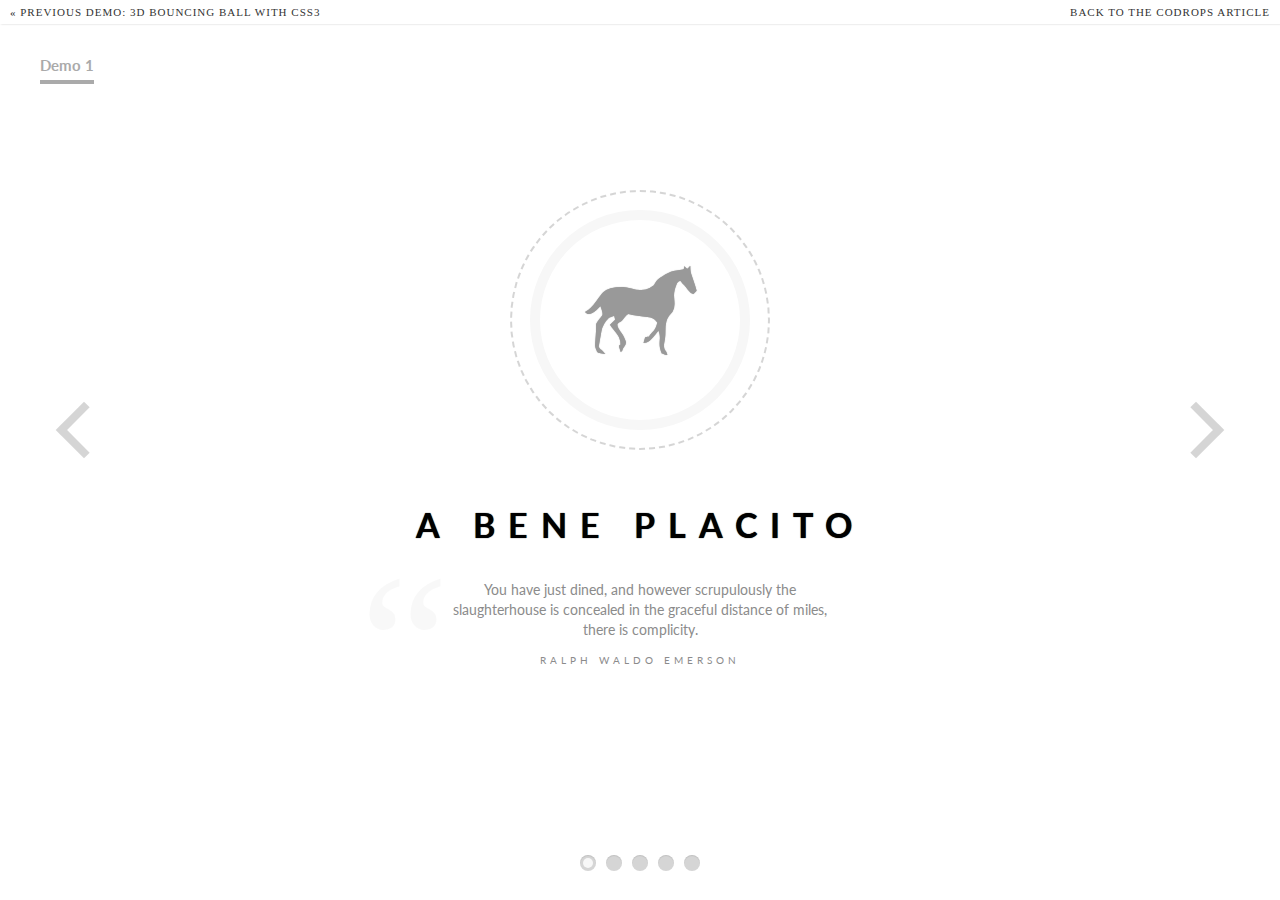
<file: FullscreenSlitSlider/index.html>
<!DOCTYPE html>
<html lang="en">
    <head>
		<meta charset="UTF-8" />
        <meta http-equiv="X-UA-Compatible" content="IE=edge,chrome=1"> 
        <title>Fullscreen Slit Slider with CSS3 and jQuery</title>
        <meta name="viewport" content="width=device-width, initial-scale=1.0"> 
        <meta name="description" content="Fullscreen Slit Slider with CSS3 and jQuery" />
        <meta name="keywords" content="slit slider, plugin, css3, transitions, jquery, fullscreen, autoplay" />
        <meta name="author" content="Codrops" />
        <link rel="shortcut icon" href="../favicon.ico"> 
		<link rel="stylesheet" type="text/css" href="css/demo.css" />
        <link rel="stylesheet" type="text/css" href="css/style.css" />
        <link rel="stylesheet" type="text/css" href="css/custom.css" />
		<script type="text/javascript" src="js/modernizr.custom.79639.js"></script>
		<noscript>
			<link rel="stylesheet" type="text/css" href="css/styleNoJS.css" />
		</noscript>
    </head>
    <body>
        
        <div class="container demo-1">
		
			<!-- Codrops top bar -->
            <div class="codrops-top clearfix">
                <a href="http://tympanus.net/Tutorials/CSS3BouncingBall/">
                    <strong>&laquo; Previous Demo: </strong>3D Bouncing Ball with CSS3
                </a>
                <span class="right">
                    <a href="http://tympanus.net/codrops/?p=9357">
                        <strong>Back to the Codrops Article</strong>
                    </a>
                </span>
                <div class="clr"></div>
            </div><!--/ Codrops top bar -->

            <nav class="codrops-demos">
				<a class="current-demo" href="index.html">Demo 1</a>
			</nav>

            <div id="slider" class="sl-slider-wrapper">

				<div class="sl-slider">
				
					<div class="sl-slide bg-1" data-orientation="horizontal" data-slice1-rotation="-25" data-slice2-rotation="-25" data-slice1-scale="2" data-slice2-scale="2">
						<div class="sl-slide-inner">
							<div class="deco" data-icon="H"></div>
							<h2>A bene placito</h2>
							<blockquote><p>You have just dined, and however scrupulously the slaughterhouse is concealed in the graceful distance of miles, there is complicity.</p><cite>Ralph Waldo Emerson</cite></blockquote>
						</div>
					</div>
					
					<div class="sl-slide bg-2" data-orientation="vertical" data-slice1-rotation="10" data-slice2-rotation="-15" data-slice1-scale="1.5" data-slice2-scale="1.5">
						<div class="sl-slide-inner">
							<div class="deco" data-icon="q"></div>
							<h2>Regula aurea</h2>
							<blockquote><p>Until he extends the circle of his compassion to all living things, man will not himself find peace.</p><cite>Albert Schweitzer</cite></blockquote>
						</div>
					</div>
					
					<div class="sl-slide bg-3" data-orientation="horizontal" data-slice1-rotation="3" data-slice2-rotation="3" data-slice1-scale="2" data-slice2-scale="1">
						<div class="sl-slide-inner">
							<div class="deco" data-icon="O"></div>
							<h2>Dum spiro, spero</h2>
							<blockquote><p>Thousands of people who say they 'love' animals sit down once or twice a day to enjoy the flesh of creatures who have been utterly deprived of everything that could make their lives worth living and who endured the awful suffering and the terror of the abattoirs.</p><cite>Dame Jane Morris Goodall</cite></blockquote>
						</div>
					</div>
					
					<div class="sl-slide bg-4" data-orientation="vertical" data-slice1-rotation="-5" data-slice2-rotation="25" data-slice1-scale="2" data-slice2-scale="1">
						<div class="sl-slide-inner">
							<div class="deco" data-icon="I"></div>
							<h2>Donna nobis pacem</h2>
							<blockquote><p>The human body has no more need for cows' milk than it does for dogs' milk, horses' milk, or giraffes' milk.</p><cite>Michael Klaper M.D.</cite></blockquote>
						</div>
					</div>
					
					<div class="sl-slide bg-5" data-orientation="horizontal" data-slice1-rotation="-5" data-slice2-rotation="10" data-slice1-scale="2" data-slice2-scale="1">
						<div class="sl-slide-inner">
							<div class="deco" data-icon="t"></div>
							<h2>Acta Non Verba</h2>
							<blockquote><p>I think if you want to eat more meat you should kill it yourself and eat it raw so that you are not blinded by the hypocrisy of having it processed for you.</p><cite>Margi Clarke</cite></blockquote>
						</div>
					</div>
				</div><!-- /sl-slider -->
				
				<nav id="nav-arrows" class="nav-arrows">
					<span class="nav-arrow-prev">Previous</span>
					<span class="nav-arrow-next">Next</span>
				</nav>

				<nav id="nav-dots" class="nav-dots">
					<span class="nav-dot-current"></span>
					<span></span>
					<span></span>
					<span></span>
					<span></span>
				</nav>

			</div><!-- /slider-wrapper -->

        </div>
		<script type="text/javascript" src="http://ajax.googleapis.com/ajax/libs/jquery/1.8.2/jquery.min.js"></script>
		<script type="text/javascript" src="js/jquery.ba-cond.min.js"></script>
		<script type="text/javascript" src="js/jquery.slitslider.js"></script>
		<script type="text/javascript">	
			$(function() {
			
				var Page = (function() {

					var $navArrows = $( '#nav-arrows' ),
						$nav = $( '#nav-dots > span' ),
						slitslider = $( '#slider' ).slitslider( {
							onBeforeChange : function( slide, pos ) {

								$nav.removeClass( 'nav-dot-current' );
								$nav.eq( pos ).addClass( 'nav-dot-current' );

							}
						} ),

						init = function() {

							initEvents();
							
						},
						initEvents = function() {

							// add navigation events
							$navArrows.children( ':last' ).on( 'click', function() {

								slitslider.next();
								return false;

							} );

							$navArrows.children( ':first' ).on( 'click', function() {
								
								slitslider.previous();
								return false;

							} );

							$nav.each( function( i ) {
							
								$( this ).on( 'click', function( event ) {
									
									var $dot = $( this );
									
									if( !slitslider.isActive() ) {

										$nav.removeClass( 'nav-dot-current' );
										$dot.addClass( 'nav-dot-current' );
									
									}
									
									slitslider.jump( i + 1 );
									return false;
								
								} );
								
							} );

						};

						return { init : init };

				})();

				Page.init();

				/**
				 * Notes: 
				 * 
				 * example how to add items:
				 */

				/*
				
				var $items  = $('<div class="sl-slide sl-slide-color-2" data-orientation="horizontal" data-slice1-rotation="-5" data-slice2-rotation="10" data-slice1-scale="2" data-slice2-scale="1"><div class="sl-slide-inner bg-1"><div class="sl-deco" data-icon="t"></div><h2>some text</h2><blockquote><p>bla bla</p><cite>Margi Clarke</cite></blockquote></div></div>');
				
				// call the plugin's add method
				ss.add($items);

				*/
			
			});
		</script>
	</body>
</html>
</file>
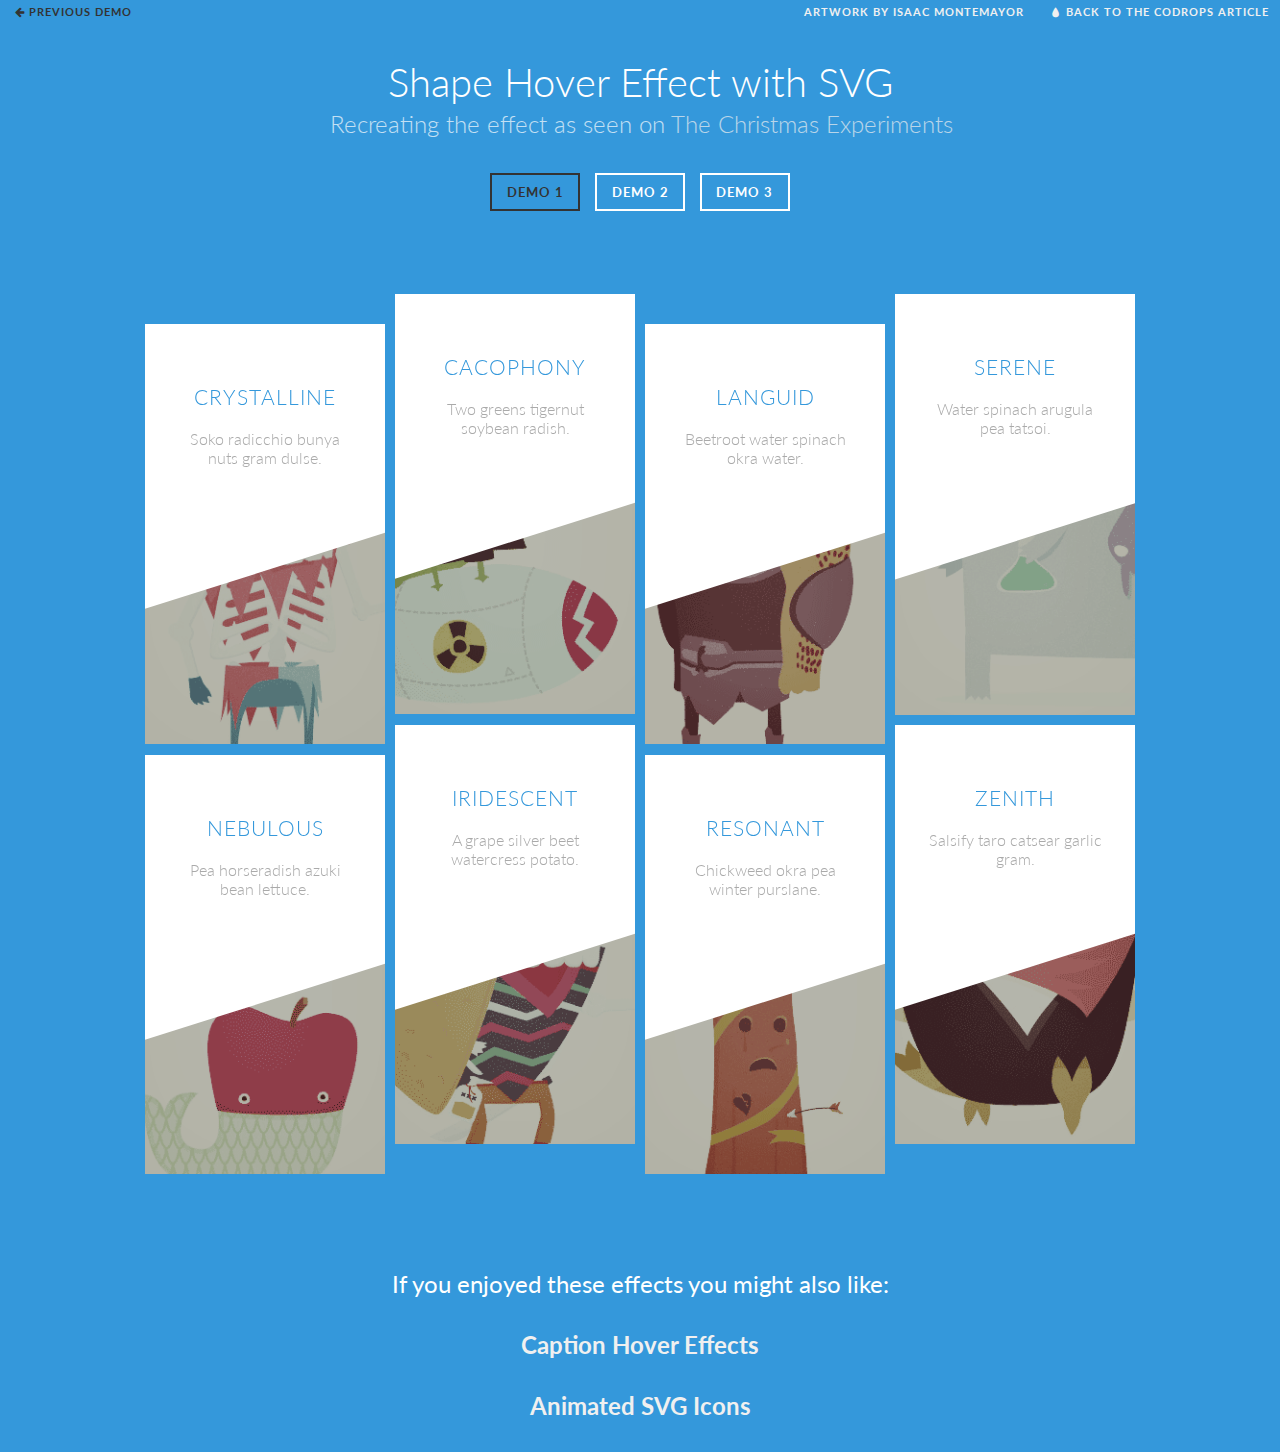
<file: ShapeHoverEffectSVG/index.html>
<!DOCTYPE html>
<html lang="en" class="demo-1 no-js">
	<head>
		<meta charset="UTF-8" />
		<meta http-equiv="X-UA-Compatible" content="IE=edge"> 
		<meta name="viewport" content="width=device-width, initial-scale=1"> 
		<title>Shape Hover Effect with SVG | Demo 1</title>
		<meta name="description" content="Hover Effects with animated SVG Shapes using Snap.svg" />
		<meta name="keywords" content="animated svg, hover effect, grid, svg shape html, " />
		<meta name="author" content="Codrops" />
		<link rel="shortcut icon" href="../favicon.ico">
		<link rel="stylesheet" type="text/css" href="css/normalize.css" />
		<link rel="stylesheet" type="text/css" href="css/demo.css" />
		<link rel="stylesheet" type="text/css" href="css/component.css" />
		<script src="js/snap.svg-min.js"></script>
		<!--[if IE]>
  		<script src="http://html5shiv.googlecode.com/svn/trunk/html5.js"></script>
		<![endif]-->
	</head>
	<body>
		<div class="container">
			<!-- Top Navigation -->
			<div class="codrops-top clearfix">
				<a class="codrops-icon codrops-icon-prev" href="http://tympanus.net/Development/SVGDrawingAnimation/"><span>Previous Demo</span></a>
				<span class="right"><a href="http://cargocollective.com/isaac317">Artwork by Isaac Montemayor</a><a class="codrops-icon codrops-icon-drop" href="http://tympanus.net/codrops/?p=18145"><span>Back to the Codrops Article</span></a></span>
			</div>
			<header class="codrops-header">
				<h1>Shape Hover Effect with SVG<span>Recreating the effect as seen on <a href="http://christmasexperiments.com/">The Christmas Experiments</a></span></h1>	
				<nav class="codrops-demos">
					<a class="current-demo" href="index.html">Demo 1</a>
					<a href="index2.html">Demo 2</a>
					<a href="index3.html">Demo 3</a>
				</nav>
			</header>
			<section id="grid" class="grid clearfix">
				<a href="#" data-path-hover="m 180,34.57627 -180,0 L 0,0 180,0 z">
					<figure>
						<img src="img/1.png" />
						<svg viewBox="0 0 180 320" preserveAspectRatio="none"><path d="M 180,160 0,218 0,0 180,0 z"/></svg>
						<figcaption>
							<h2>Crystalline</h2>
							<p>Soko radicchio bunya nuts gram dulse.</p>
							<button>View</button>
						</figcaption>
					</figure>
				</a>
				<a href="#" data-path-hover="m 180,34.57627 -180,0 L 0,0 180,0 z">
					<figure>
						<img src="img/3.png" />
						<svg viewBox="0 0 180 320" preserveAspectRatio="none"><path d="M 180,160 0,218 0,0 180,0 z"/></svg>
						<figcaption>
							<h2>Cacophony</h2>
							<p>Two greens tigernut soybean radish.</p>
							<button>View</button>
						</figcaption>
					</figure>
				</a>
				<a href="#" data-path-hover="m 180,34.57627 -180,0 L 0,0 180,0 z">
					<figure>
						<img src="img/5.png" />
						<svg viewBox="0 0 180 320" preserveAspectRatio="none"><path d="M 180,160 0,218 0,0 180,0 z"/></svg>
						<figcaption>
							<h2>Languid</h2>
							<p>Beetroot water spinach okra water.</p>
							<button>View</button>
						</figcaption>
					</figure>
				</a>
				<a href="#" data-path-hover="m 180,34.57627 -180,0 L 0,0 180,0 z">
					<figure>
						<img src="img/7.png" />
						<svg viewBox="0 0 180 320" preserveAspectRatio="none"><path d="M 180,160 0,218 0,0 180,0 z"/></svg>
						<figcaption>
							<h2>Serene</h2>
							<p>Water spinach arugula pea tatsoi.</p>
							<button>View</button>
						</figcaption>
					</figure>
				</a>
				<a href="#" data-path-hover="m 180,34.57627 -180,0 L 0,0 180,0 z">
					<figure>
						<img src="img/2.png" />
						<svg viewBox="0 0 180 320" preserveAspectRatio="none"><path d="M 180,160 0,218 0,0 180,0 z"/></svg>
						<figcaption>
							<h2>Nebulous</h2>
							<p>Pea horseradish azuki bean lettuce.</p>
							<button>View</button>
						</figcaption>
					</figure>
				</a>
				<a href="#" data-path-hover="m 180,34.57627 -180,0 L 0,0 180,0 z">
					<figure>
						<img src="img/4.png" />
						<svg viewBox="0 0 180 320" preserveAspectRatio="none"><path d="M 180,160 0,218 0,0 180,0 z"/></svg>
						<figcaption>
							<h2>Iridescent</h2>
							<p>A grape silver beet watercress potato.</p>
							<button>View</button>
						</figcaption>
					</figure>
				</a>
				<a href="#" data-path-hover="m 180,34.57627 -180,0 L 0,0 180,0 z">
					<figure>
						<img src="img/6.png" />
						<svg viewBox="0 0 180 320" preserveAspectRatio="none"><path d="M 180,160 0,218 0,0 180,0 z"/></svg>
						<figcaption>
							<h2>Resonant</h2>
							<p>Chickweed okra pea winter purslane.</p>
							<button>View</button>
						</figcaption>
					</figure>
				</a>
				<a href="#" data-path-hover="m 180,34.57627 -180,0 L 0,0 180,0 z">
					<figure>
						<img src="img/8.png" />
						<svg viewBox="0 0 180 320" preserveAspectRatio="none"><path d="M 180,160 0,218 0,0 180,0 z"/></svg>
						<figcaption>
							<h2>Zenith</h2>
							<p>Salsify taro catsear garlic gram.</p>
							<button>View</button>
						</figcaption>
					</figure>
				</a>
			</section>
			<section class="related">
				<p>If you enjoyed these effects you might also like:</p>
				<div><a href="http://tympanus.net/Tutorials/CaptionHoverEffects/"><h4>Caption Hover Effects</h4></a></div>
				<div><a href="http://tympanus.net/Development/AnimatedSVGIcons/"><h4>Animated SVG Icons</h4></a></div>
			</section>
		</div><!-- /container -->
		<script>
			(function() {
	
				function init() {
					var speed = 250,
						easing = mina.easeinout;

					[].slice.call ( document.querySelectorAll( '#grid > a' ) ).forEach( function( el ) {
						var s = Snap( el.querySelector( 'svg' ) ), path = s.select( 'path' ),
							pathConfig = {
								from : path.attr( 'd' ),
								to : el.getAttribute( 'data-path-hover' )
							};

						el.addEventListener( 'mouseenter', function() {
							path.animate( { 'path' : pathConfig.to }, speed, easing );
						} );

						el.addEventListener( 'mouseleave', function() {
							path.animate( { 'path' : pathConfig.from }, speed, easing );
						} );
					} );
				}

				init();

			})();
		</script>
	</body>
</html>
</file>
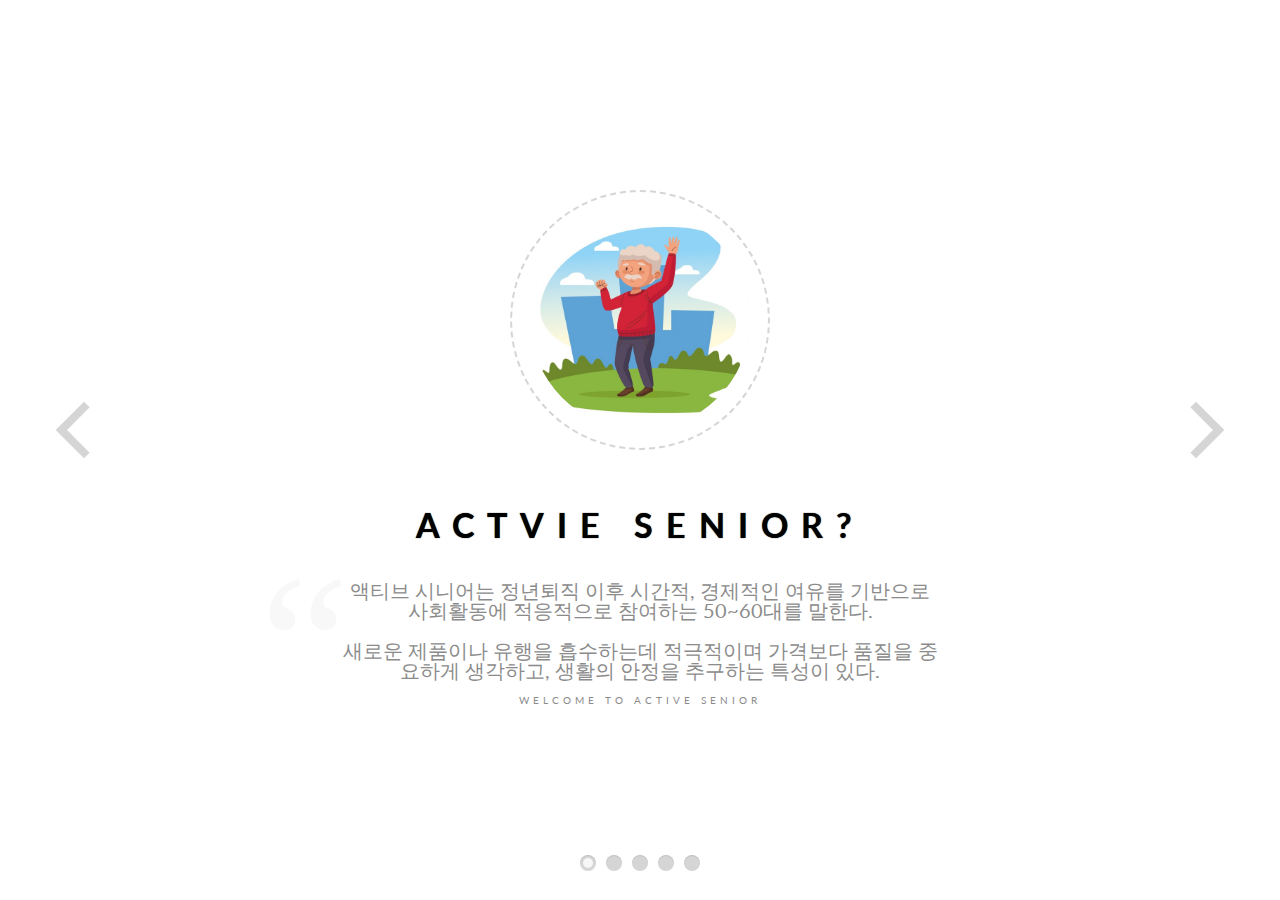
<file: web_ex/Fullscreen/index.html>
<!DOCTYPE html>
<html lang="en">
    <head>
		<meta charset="UTF-8" />
        <meta http-equiv="X-UA-Compatible" content="IE=edge,chrome=1"> 
        <title>Fullscreen Slit Slider with CSS3 and jQuery</title>
		<meta http-equiv="X-UA-Compatible" content="IE=edge,chrome=1"> 
        <meta name="viewport" content="width=device-width, initial-scale=1.0"> 
        <meta name="description" content="Fullscreen Slit Slider with CSS3 and jQuery" />
        <meta name="keywords" content="slit slider, plugin, css3, transitions, jquery, fullscreen, autoplay" />
        <link rel="shortcut icon" href="../favicon.ico"> 
		<link rel="stylesheet" type="text/css" href="css/demo.css" />
        <link rel="stylesheet" type="text/css" href="css/style.css" />
        <link rel="stylesheet" type="text/css" href="css/custom.css" />
		<script type="text/javascript" src="js/modernizr.custom.79639.js"></script>
		<noscript>
			<link rel="stylesheet" type="text/css" href="css/styleNoJS.css" />
		</noscript>
    </head>
    <body>
        
        <div class="container demo-1">
		

            <div id="slider" class="sl-slider-wrapper">

				<div class="sl-slider">
				
					<div class="sl-slide bg-1" data-orientation="horizontal" data-slice1-rotation="-25" data-slice2-rotation="-25" data-slice1-scale="2" data-slice2-scale="2">
						<div class="sl-slide-inner">
							<div class="deco">
								<img src="images/page1.jpg" class="imgcat">
							</div>
							<h2>Actvie Senior?</h2>
							<blockquote><p>
								액티브 시니어는 정년퇴직 이후 시간적, 경제적인 여유를 기반으로 사회활동에 적응적으로 참여하는 50~60대를 말한다.<br><br>
							    새로운 제품이나 유행을 흡수하는데 적극적이며 가격보다 품질을 중요하게 생각하고, 생활의 안정을 추구하는 특성이 있다.<br> 
							</p><cite>Welcome to Active Senior</cite></blockquote>
						</div>
					</div>
					
					<div class="sl-slide bg-2" data-orientation="vertical" data-slice1-rotation="10" data-slice2-rotation="-15" data-slice1-scale="1.5" data-slice2-scale="1.5">
						<div class="sl-slide-inner">
							<div class="deco">
								<img src="images/page2.jpg" class="imgcat">
							</div>
							<h2>Actvie Senior?</h2>
							<blockquote><p>
								특정 세대를 통칭하는 개념이라기보다는 비슷한 연령대의 라이프스타일이라고 이해하면 쉬운데, 현재 이 액티브 시니어에 대한 높은 관심은 전 세계적인 흐름으로 자리 잡고 있다.<br><br>
								이러한 관심은 TV에서도 쉽게 찾아볼 수 있다. tvN에서 방영되었던 할배들의 여행기 ‘꽃보다 할배’와 노년들의 청춘을 아름답게 담아낸 드라마 ‘디어 마이 프렌즈’가 대표적이며, 
								최근에는 SBS ‘불타는 청춘’에서 중년 스타들이 대활약하고 있다.
							</p><cite>Welcome to Active Senior</cite></blockquote>
						</div>
					</div>
					
					<div class="sl-slide bg-3" data-orientation="horizontal" data-slice1-rotation="3" data-slice2-rotation="3" data-slice1-scale="2" data-slice2-scale="1">
						<div class="sl-slide-inner">
							<div class="deco" >
								<img src="images/page3.jpg" class="imgcat">
							</div>
							<h2>Actvie Senior?</h2>
							<blockquote><p>
								단순히 예능이나 드라마라고 여기기에는 이미 ‘액티브 시니어’가 큰 트렌드로 자리 잡았음을 느낄 수 있다.<br><br>
								대표적인 인물로 패션에 관심이 있는 사람이라면 들어봤을 ‘닉 우스터’가 있다. 패션 디렉터 출신으로 많은 경력을 가진 그는 60세를 넘는 나이에도 불구하고,
								다양한 패션 감각을 선보이며 젊은 사람들의 워너비 스타로 자리매김했다.<br><br> 특히나 스트릿 패션의 종결자로 불리며 다양한 활동을 하고 있다. 
							</p><cite>Welcome to Active Senior</cite></blockquote>
						</div>
					</div>
					
					<div class="sl-slide bg-4" data-orientation="vertical" data-slice1-rotation="-5" data-slice2-rotation="25" data-slice1-scale="2" data-slice2-scale="1">
						<div class="sl-slide-inner">
							<div class="deco" >
								<img src="images/page4.jpg" class="imgcat">
							</div>
							<h2>Actvie Senior?</h2>
							<blockquote><p>			
								한국 연예인으로는 가왕 ‘조용필’을 꼽을 수 있다.<br><br>					
								2013년 발매한 앨범 ‘Hello’는 거대한 팬덤을 가진 아이돌 가수들을 제치고 1위를 석권했으며, 한국갤럽이 조사한 ‘올 한해 활동한 가수 중 가장 좋아하는 가수’에서 1위를 차지하기도 했다.<br><br> 
								조용필은 기존에 해왔던 음악이 아닌 세련된 리듬과 힙합 아티스트 및 해외 작곡가들과의 작업 통하여, 세대 간의 장벽을 허물고 세대통합을 이루었다는 찬사를 받기도 했다.
							</p><cite>Welcome to Active Senior</cite></blockquote>
						</div>
					</div>
					
					<div class="sl-slide bg-5" data-orientation="horizontal" data-slice1-rotation="-5" data-slice2-rotation="10" data-slice1-scale="2" data-slice2-scale="1">
						<div class="sl-slide-inner">
							<div class="deco">
								<img src="images/page5.jpg" class="imgcat">
							</div>
							<h2>Actvie Senior?</h2>
							<blockquote><p>								 
								어렵게 여유있는 시간을 손에 넣어도 머리와 몸이 생각대로 움직여주지 않아 그 시간을 유용하게 사용할 수 없다면 액티브 시니어가 될 수 없다.<br><br>
								건강하고 밝은 미래를 누리기 위해서 일찌감치 대책 마련에 나서고 조금씩 실천에 옮기면서 ‘액티브 시니어 세대’를 설레며 맞이하자.
							</p><cite>Welcome to Active Senior</cite></blockquote>
						</div>
					</div>
				</div><!-- /sl-slider -->
				
				<nav id="nav-arrows" class="nav-arrows">
					<span class="nav-arrow-prev">Previous</span>
					<span class="nav-arrow-next">Next</span>
				</nav>

				<nav id="nav-dots" class="nav-dots">
					<span class="nav-dot-current"></span>
					<span></span>
					<span></span>
					<span></span>
					<span></span>
				</nav>

			</div><!-- /slider-wrapper -->

        </div>
		<script type="text/javascript" src="http://ajax.googleapis.com/ajax/libs/jquery/1.8.2/jquery.min.js"></script>
		<script type="text/javascript" src="js/jquery.ba-cond.min.js"></script>
		<script type="text/javascript" src="js/jquery.slitslider.js"></script>
		<script type="text/javascript">	
			$(function() {
			
				var Page = (function() {

					var $navArrows = $( '#nav-arrows' ),
						$nav = $( '#nav-dots > span' ),
						slitslider = $( '#slider' ).slitslider( {
							onBeforeChange : function( slide, pos ) {

								$nav.removeClass( 'nav-dot-current' );
								$nav.eq( pos ).addClass( 'nav-dot-current' );

							}
						} ),

						init = function() {

							initEvents();
							
						},
						initEvents = function() {

							// add navigation events
							$navArrows.children( ':last' ).on( 'click', function() {

								slitslider.next();
								return false;

							} );

							$navArrows.children( ':first' ).on( 'click', function() {
								
								slitslider.previous();
								return false;

							} );

							$nav.each( function( i ) {
							
								$( this ).on( 'click', function( event ) {
									
									var $dot = $( this );
									
									if( !slitslider.isActive() ) {

										$nav.removeClass( 'nav-dot-current' );
										$dot.addClass( 'nav-dot-current' );
									
									}
									
									slitslider.jump( i + 1 );
									return false;
								
								} );
								
							} );

						};

						return { init : init };

				})();

				Page.init();

				/**
				 * Notes: 
				 * 
				 * example how to add items:
				 */

				/*
				
				var $items  = $('<div class="sl-slide sl-slide-color-2" data-orientation="horizontal" data-slice1-rotation="-5" data-slice2-rotation="10" data-slice1-scale="2" data-slice2-scale="1"><div class="sl-slide-inner bg-1"><div class="sl-deco" data-icon="t"></div><h2>some text</h2><blockquote><p>bla bla</p><cite>Margi Clarke</cite></blockquote></div></div>');
				
				// call the plugin's add method
				ss.add($items);

				*/
			
			});
		</script>
	</body>
</html>
</file>
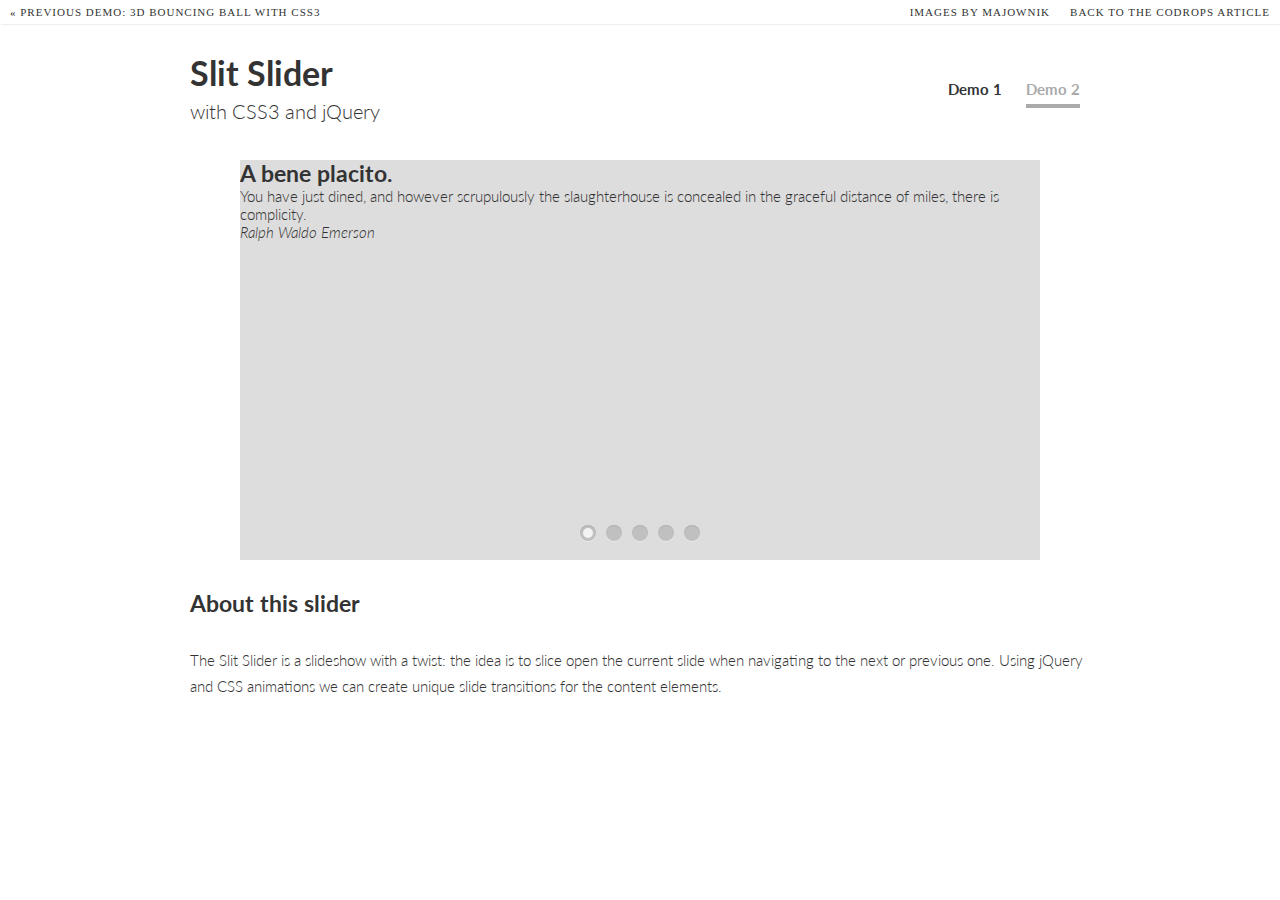
<file: FullscreenSlitSlider/index2.html>
<!DOCTYPE html>
<html lang="en">
    <head>
		<meta charset="UTF-8" />
        <meta http-equiv="X-UA-Compatible" content="IE=edge,chrome=1"> 
        <title>Fullscreen Slit Slider with CSS3 and jQuery</title>
        <meta name="viewport" content="width=device-width, initial-scale=1.0"> 
        <meta name="description" content="Fullscreen Slit Slider with CSS3 and jQuery" />
        <meta name="keywords" content="slit slider, plugin, css3, transitions, jquery, fullscreen, autoplay" />
        <meta name="author" content="Codrops" />
        <link rel="shortcut icon" href="../favicon.ico"> 
		<link rel="stylesheet" type="text/css" href="css/demo.css" />
        <link rel="stylesheet" type="text/css" href="css/style.css" />
        <link rel="stylesheet" type="text/css" href="css/custom.css" />
		<script type="text/javascript" src="js/modernizr.custom.79639.js"></script>
		<noscript>
			<link rel="stylesheet" type="text/css" href="css/styleNoJS.css" />
		</noscript>
    </head>
    <body>
        
        <div class="container demo-2">
		
			<!-- Codrops top bar -->
            <div class="codrops-top clearfix">
                <a href="http://tympanus.net/Tutorials/CSS3BouncingBall/">
                    <strong>&laquo; Previous Demo: </strong>3D Bouncing Ball with CSS3
                </a>
                <span class="right">
                	<a href="http://www.flickr.com/photos/majownik/">Images by Majownik</a>
                    <a href="http://tympanus.net/codrops/?p=9357">
                        <strong>Back to the Codrops Article</strong>
                    </a>
                </span>
                <div class="clr"></div>
            </div><!--/ Codrops top bar -->

            <header class="clearfix">
			
				<h1>Slit Slider <span>with CSS3 and jQuery</span></h1>
				
				<nav class="codrops-demos">
					<a href="index.html">Demo 1</a>
					<a class="current-demo" href="index2.html">Demo 2</a>
				</nav>
				
			</header>

            <div id="slider" class="sl-slider-wrapper">

				<div class="sl-slider">
				
					<div class="sl-slide" data-orientation="horizontal" data-slice1-rotation="-25" data-slice2-rotation="-25" data-slice1-scale="2" data-slice2-scale="2">
						<div class="sl-slide-inner">
							<div class="bg-img bg-img-1"></div>
							<h2>A bene placito.</h2>
							<blockquote><p>You have just dined, and however scrupulously the slaughterhouse is concealed in the graceful distance of miles, there is complicity.</p><cite>Ralph Waldo Emerson</cite></blockquote>
						</div>
					</div>
					
					<div class="sl-slide" data-orientation="vertical" data-slice1-rotation="10" data-slice2-rotation="-15" data-slice1-scale="1.5" data-slice2-scale="1.5">
						<div class="sl-slide-inner">
							<div class="bg-img bg-img-2"></div>
							<h2>Regula aurea.</h2>
							<blockquote><p>Until he extends the circle of his compassion to all living things, man will not himself find peace.</p><cite>Albert Schweitzer</cite></blockquote>
						</div>
					</div>
					
					<div class="sl-slide" data-orientation="horizontal" data-slice1-rotation="3" data-slice2-rotation="3" data-slice1-scale="2" data-slice2-scale="1">
						<div class="sl-slide-inner">
							<div class="bg-img bg-img-3"></div>
							<h2>Dum spiro, spero.</h2>
							<blockquote><p>Thousands of people who say they 'love' animals sit down once or twice a day to enjoy the flesh of creatures who have been utterly deprived of everything that could make their lives worth living and who endured the awful suffering and the terror of the abattoirs.</p><cite>Dame Jane Morris Goodall</cite></blockquote>
						</div>
					</div>
					
					<div class="sl-slide" data-orientation="vertical" data-slice1-rotation="-5" data-slice2-rotation="25" data-slice1-scale="2" data-slice2-scale="1">
						<div class="sl-slide-inner">
							<div class="bg-img bg-img-4"></div>
							<h2>Donna nobis pacem.</h2>
							<blockquote><p>The human body has no more need for cows' milk than it does for dogs' milk, horses' milk, or giraffes' milk.</p><cite>Michael Klaper M.D.</cite></blockquote>
						</div>
					</div>
					
					<div class="sl-slide" data-orientation="horizontal" data-slice1-rotation="-5" data-slice2-rotation="10" data-slice1-scale="2" data-slice2-scale="1">
						<div class="sl-slide-inner">
							<div class="bg-img bg-img-5"></div>
							<h2>Acta Non Verba.</h2>
							<blockquote><p>I think if you want to eat more meat you should kill it yourself and eat it raw so that you are not blinded by the hypocrisy of having it processed for you.</p><cite>Margi Clarke</cite></blockquote>
						</div>
					</div>
				</div><!-- /sl-slider -->

				<nav id="nav-dots" class="nav-dots">
					<span class="nav-dot-current"></span>
					<span></span>
					<span></span>
					<span></span>
					<span></span>
				</nav>

			</div><!-- /slider-wrapper -->

			<div class="content-wrapper">
				<h2>About this slider</h2>
				<p>The Slit Slider is a slideshow with a twist: the idea is to slice open the current slide when navigating to the next or previous one. Using jQuery and CSS animations we can create unique slide transitions for the content elements. </p>
			</div>

        </div>
		<script type="text/javascript" src="http://ajax.googleapis.com/ajax/libs/jquery/1.8.2/jquery.min.js"></script>
		<script type="text/javascript" src="js/jquery.ba-cond.min.js"></script>
		<script type="text/javascript" src="js/jquery.slitslider.js"></script>
		<script type="text/javascript">	
			$(function() {
			
				var Page = (function() {

					var $nav = $( '#nav-dots > span' ),
						slitslider = $( '#slider' ).slitslider( {
							onBeforeChange : function( slide, pos ) {

								$nav.removeClass( 'nav-dot-current' );
								$nav.eq( pos ).addClass( 'nav-dot-current' );

							}
						} ),

						init = function() {

							initEvents();
							
						},
						initEvents = function() {

							$nav.each( function( i ) {
							
								$( this ).on( 'click', function( event ) {
									
									var $dot = $( this );
									
									if( !slitslider.isActive() ) {

										$nav.removeClass( 'nav-dot-current' );
										$dot.addClass( 'nav-dot-current' );
									
									}
									
									slitslider.jump( i + 1 );
									return false;
								
								} );
								
							} );

						};

						return { init : init };

				})();

				Page.init();

				/**
				 * Notes: 
				 * 
				 * example how to add items:
				 */

				/*
				
				var $items  = $('<div class="sl-slide sl-slide-color-2" data-orientation="horizontal" data-slice1-rotation="-5" data-slice2-rotation="10" data-slice1-scale="2" data-slice2-scale="1"><div class="sl-slide-inner bg-1"><div class="sl-deco" data-icon="t"></div><h2>some text</h2><blockquote><p>bla bla</p><cite>Margi Clarke</cite></blockquote></div></div>');
				
				// call the plugin's add method
				ss.add($items);

				*/
			
			});
		</script>
	</body>
</html>
</file>
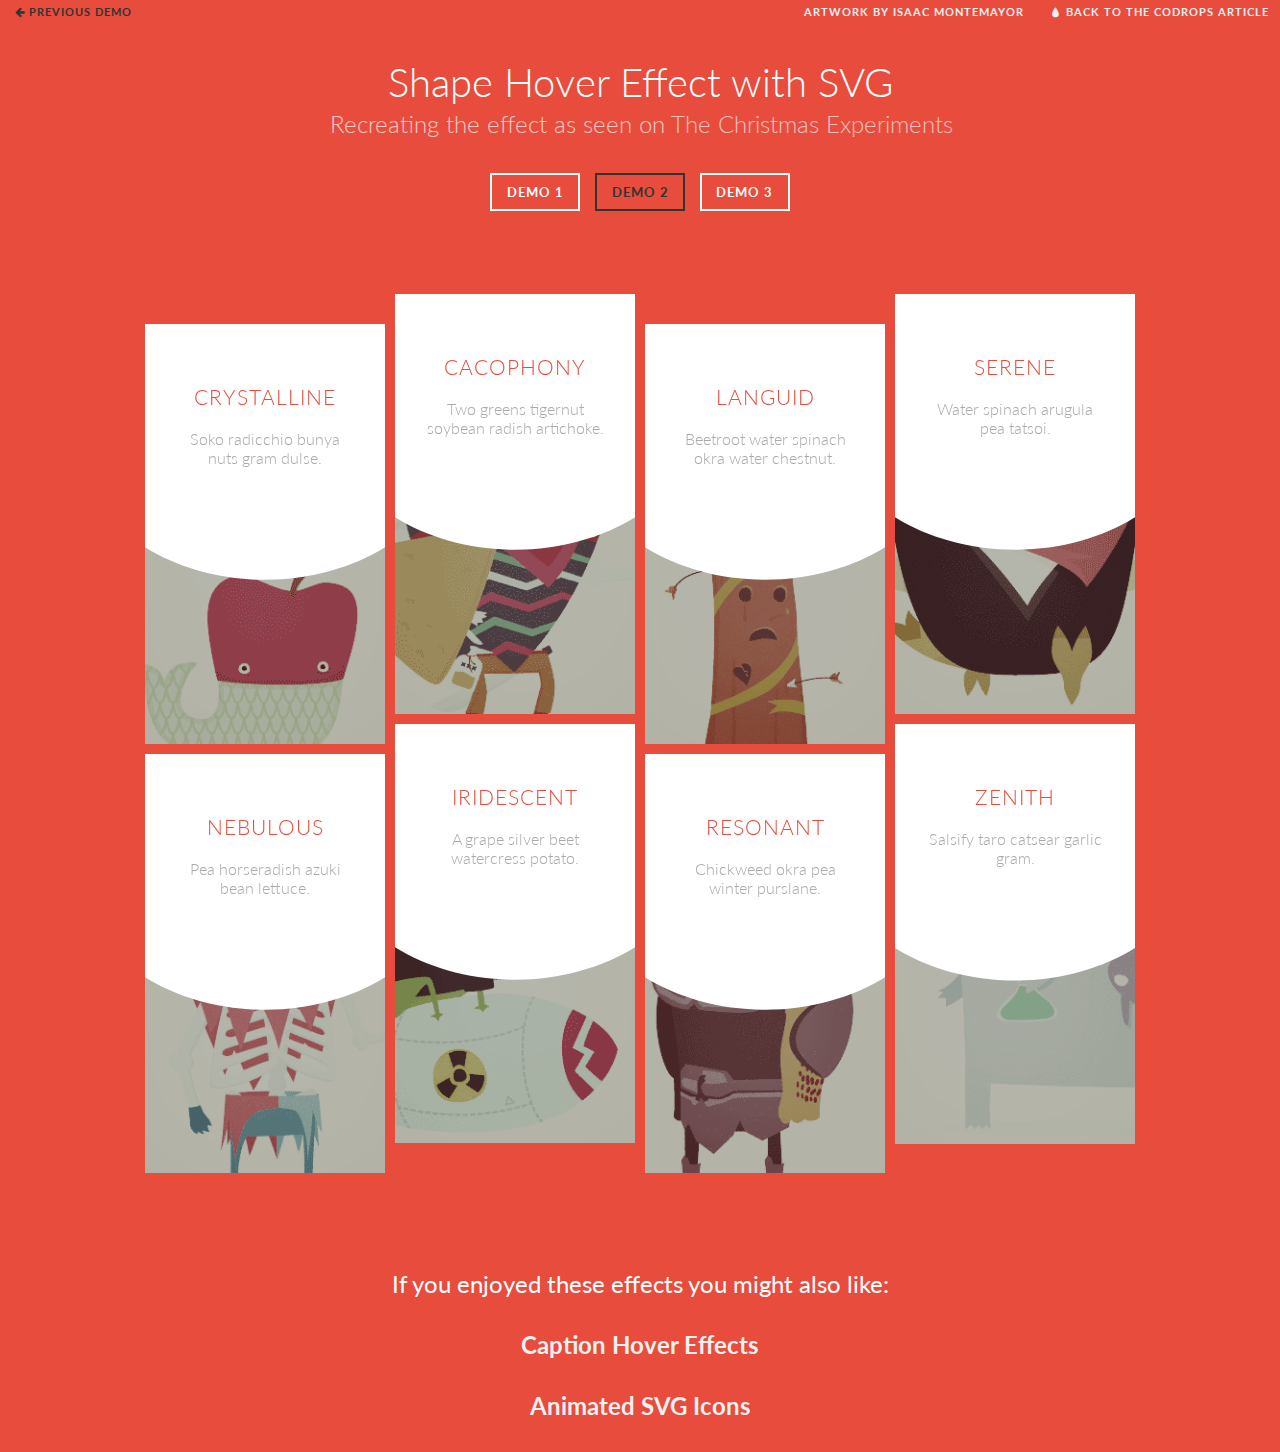
<file: ShapeHoverEffectSVG/index2.html>
<!DOCTYPE html>
<html lang="en" class="demo-2 no-js">
	<head>
		<meta charset="UTF-8" />
		<meta http-equiv="X-UA-Compatible" content="IE=edge"> 
		<meta name="viewport" content="width=device-width, initial-scale=1"> 
		<title>Shape Hover Effect with SVG | Demo 2</title>
		<meta name="description" content="Hover Effects with animated SVG Shapes using Snap.svg" />
		<meta name="keywords" content="animated svg, hover effect, grid, svg shape html, " />
		<meta name="author" content="Codrops" />
		<link rel="shortcut icon" href="../favicon.ico">
		<link rel="stylesheet" type="text/css" href="css/normalize.css" />
		<link rel="stylesheet" type="text/css" href="css/demo.css" />
		<link rel="stylesheet" type="text/css" href="css/component.css" />
		<script src="js/snap.svg-min.js"></script>
		<!--[if IE]>
  		<script src="http://html5shiv.googlecode.com/svn/trunk/html5.js"></script>
		<![endif]-->
	</head>
	<body>
		<div class="container">
			<!-- Top Navigation -->
			<div class="codrops-top clearfix">
				<a class="codrops-icon codrops-icon-prev" href="http://tympanus.net/Development/SVGDrawingAnimation/"><span>Previous Demo</span></a>
				<span class="right"><a href="http://cargocollective.com/isaac317">Artwork by Isaac Montemayor</a><a class="codrops-icon codrops-icon-drop" href="http://tympanus.net/codrops/?p=18145"><span>Back to the Codrops Article</span></a></span>
			</div>
			<header class="codrops-header">
				<h1>Shape Hover Effect with SVG<span>Recreating the effect as seen on <a href="http://christmasexperiments.com/">The Christmas Experiments</a></span></h1>
				<nav class="codrops-demos">
					<a href="index.html">Demo 1</a>
					<a class="current-demo" href="index2.html">Demo 2</a>
					<a href="index3.html">Demo 3</a>
				</nav>
			</header>
			<section id="grid" class="grid clearfix">
				<a href="#" data-path-hover="m 0,0 0,47.7775 c 24.580441,3.12569 55.897012,-8.199417 90,-8.199417 34.10299,0 65.41956,11.325107 90,8.199417 L 180,0 z">
					<figure>
						<img src="img/2.png" />
						<svg viewBox="0 0 180 320" preserveAspectRatio="none"><path d="m 0,0 0,171.14385 c 24.580441,15.47138 55.897012,24.75772 90,24.75772 34.10299,0 65.41956,-9.28634 90,-24.75772 L 180,0 0,0 z"/></svg>
						<figcaption>
							<h2>Crystalline</h2>
							<p>Soko radicchio bunya nuts gram dulse.</p>
							<button>View</button>
						</figcaption>
					</figure>
				</a>
				<a href="#" data-path-hover="m 0,0 0,47.7775 c 24.580441,3.12569 55.897012,-8.199417 90,-8.199417 34.10299,0 65.41956,11.325107 90,8.199417 L 180,0 z">
					<figure>
						<img src="img/4.png" />
						<svg viewBox="0 0 180 320" preserveAspectRatio="none"><path d="m 0,0 0,171.14385 c 24.580441,15.47138 55.897012,24.75772 90,24.75772 34.10299,0 65.41956,-9.28634 90,-24.75772 L 180,0 0,0 z"/></svg>
						<figcaption>
							<h2>Cacophony</h2>
							<p>Two greens tigernut soybean radish artichoke.</p>
							<button>View</button>
						</figcaption>
					</figure>
				</a>
				<a href="#" data-path-hover="m 0,0 0,47.7775 c 24.580441,3.12569 55.897012,-8.199417 90,-8.199417 34.10299,0 65.41956,11.325107 90,8.199417 L 180,0 z">
					<figure>
						<img src="img/6.png" />
						<svg viewBox="0 0 180 320" preserveAspectRatio="none"><path d="m 0,0 0,171.14385 c 24.580441,15.47138 55.897012,24.75772 90,24.75772 34.10299,0 65.41956,-9.28634 90,-24.75772 L 180,0 0,0 z"/></svg>
						<figcaption>
							<h2>Languid</h2>
							<p>Beetroot water spinach okra water chestnut.</p>
							<button>View</button>
						</figcaption>
					</figure>
				</a>
				<a href="#" data-path-hover="m 0,0 0,47.7775 c 24.580441,3.12569 55.897012,-8.199417 90,-8.199417 34.10299,0 65.41956,11.325107 90,8.199417 L 180,0 z">
					<figure>
						<img src="img/8.png" />
						<svg viewBox="0 0 180 320" preserveAspectRatio="none"><path d="m 0,0 0,171.14385 c 24.580441,15.47138 55.897012,24.75772 90,24.75772 34.10299,0 65.41956,-9.28634 90,-24.75772 L 180,0 0,0 z"/></svg>
						<figcaption>
							<h2>Serene</h2>
							<p>Water spinach arugula pea tatsoi.</p>
							<button>View</button>
						</figcaption>
					</figure>
				</a>
				<a href="#" data-path-hover="m 0,0 0,47.7775 c 24.580441,3.12569 55.897012,-8.199417 90,-8.199417 34.10299,0 65.41956,11.325107 90,8.199417 L 180,0 z">
					<figure>
						<img src="img/1.png" />
						<svg viewBox="0 0 180 320" preserveAspectRatio="none"><path d="m 0,0 0,171.14385 c 24.580441,15.47138 55.897012,24.75772 90,24.75772 34.10299,0 65.41956,-9.28634 90,-24.75772 L 180,0 0,0 z"/></svg>
						<figcaption>
							<h2>Nebulous</h2>
							<p>Pea horseradish azuki bean lettuce.</p>
							<button>View</button>
						</figcaption>
					</figure>
				</a>
				<a href="#" data-path-hover="m 0,0 0,47.7775 c 24.580441,3.12569 55.897012,-8.199417 90,-8.199417 34.10299,0 65.41956,11.325107 90,8.199417 L 180,0 z">
					<figure>
						<img src="img/3.png" />
						<svg viewBox="0 0 180 320" preserveAspectRatio="none"><path d="m 0,0 0,171.14385 c 24.580441,15.47138 55.897012,24.75772 90,24.75772 34.10299,0 65.41956,-9.28634 90,-24.75772 L 180,0 0,0 z"/></svg>
						<figcaption>
							<h2>Iridescent</h2>
							<p>A grape silver beet watercress potato.</p>
							<button>View</button>
						</figcaption>
					</figure>
				</a>
				<a href="#" data-path-hover="m 0,0 0,47.7775 c 24.580441,3.12569 55.897012,-8.199417 90,-8.199417 34.10299,0 65.41956,11.325107 90,8.199417 L 180,0 z">
					<figure>
						<img src="img/5.png" />
						<svg viewBox="0 0 180 320" preserveAspectRatio="none"><path d="m 0,0 0,171.14385 c 24.580441,15.47138 55.897012,24.75772 90,24.75772 34.10299,0 65.41956,-9.28634 90,-24.75772 L 180,0 0,0 z"/></svg>
						<figcaption>
							<h2>Resonant</h2>
							<p>Chickweed okra pea winter purslane.</p>
							<button>View</button>
						</figcaption>
					</figure>
				</a>
				<a href="#" data-path-hover="m 0,0 0,47.7775 c 24.580441,3.12569 55.897012,-8.199417 90,-8.199417 34.10299,0 65.41956,11.325107 90,8.199417 L 180,0 z">
					<figure>
						<img src="img/7.png" />
						<svg viewBox="0 0 180 320" preserveAspectRatio="none"><path d="m 0,0 0,171.14385 c 24.580441,15.47138 55.897012,24.75772 90,24.75772 34.10299,0 65.41956,-9.28634 90,-24.75772 L 180,0 0,0 z"/></svg>
						<figcaption>
							<h2>Zenith</h2>
							<p>Salsify taro catsear garlic gram.</p>
							<button>View</button>
						</figcaption>
					</figure>
				</a>
			</section>
			<section class="related">
				<p>If you enjoyed these effects you might also like:</p>
				<div><a href="http://tympanus.net/Tutorials/CaptionHoverEffects/"><h4>Caption Hover Effects</h4></a></div>
				<div><a href="http://tympanus.net/Development/AnimatedSVGIcons/"><h4>Animated SVG Icons</h4></a></div>
			</section>
		</div><!-- /container -->
		<script>
			(function() {
	
				function init() {
					var speed = 330,
						easing = mina.backout;

					[].slice.call ( document.querySelectorAll( '#grid > a' ) ).forEach( function( el ) {
						var s = Snap( el.querySelector( 'svg' ) ), path = s.select( 'path' ),
							pathConfig = {
								from : path.attr( 'd' ),
								to : el.getAttribute( 'data-path-hover' )
							};

						el.addEventListener( 'mouseenter', function() {
							path.animate( { 'path' : pathConfig.to }, speed, easing );
						} );

						el.addEventListener( 'mouseleave', function() {
							path.animate( { 'path' : pathConfig.from }, speed, easing );
						} );
					} );
				}

				init();

			})();
		</script>
	</body>
</html>
</file>
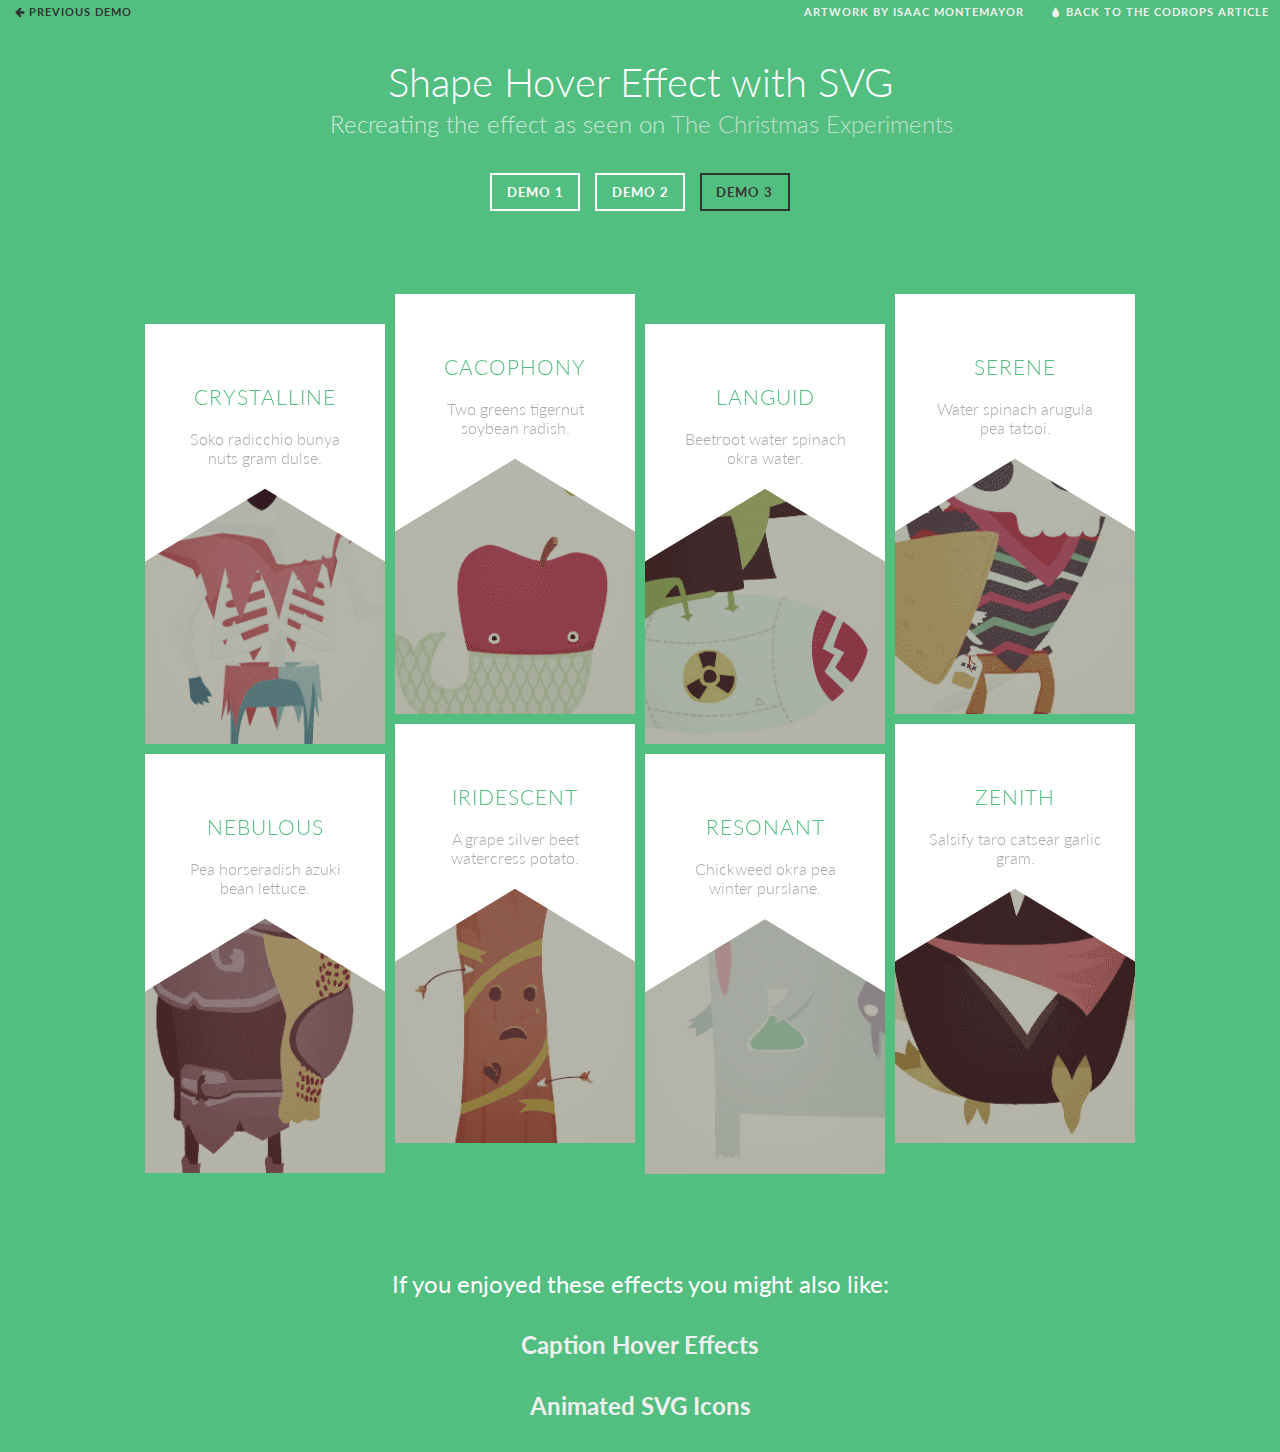
<file: ShapeHoverEffectSVG/index3.html>
<!DOCTYPE html>
<html lang="en" class="demo-3 no-js">
	<head>
		<meta charset="UTF-8" />
		<meta http-equiv="X-UA-Compatible" content="IE=edge"> 
		<meta name="viewport" content="width=device-width, initial-scale=1"> 
		<title>Shape Hover Effect with SVG | Demo 3</title>
		<meta name="description" content="Hover Effects with animated SVG Shapes using Snap.svg" />
		<meta name="keywords" content="animated svg, hover effect, grid, svg shape html, " />
		<meta name="author" content="Codrops" />
		<link rel="shortcut icon" href="../favicon.ico">
		<link rel="stylesheet" type="text/css" href="css/normalize.css" />
		<link rel="stylesheet" type="text/css" href="css/demo.css" />
		<link rel="stylesheet" type="text/css" href="css/component.css" />
		<script src="js/snap.svg-min.js"></script>
		<!--[if IE]>
  		<script src="http://html5shiv.googlecode.com/svn/trunk/html5.js"></script>
		<![endif]-->
	</head>
	<body>
		<div class="container">
			<!-- Top Navigation -->
			<div class="codrops-top clearfix">
				<a class="codrops-icon codrops-icon-prev" href="http://tympanus.net/Development/SVGDrawingAnimation/"><span>Previous Demo</span></a>
				<span class="right"><a href="http://cargocollective.com/isaac317">Artwork by Isaac Montemayor</a><a class="codrops-icon codrops-icon-drop" href="http://tympanus.net/codrops/?p=18145"><span>Back to the Codrops Article</span></a></span>
			</div>
			<header class="codrops-header">
				<h1>Shape Hover Effect with SVG<span>Recreating the effect as seen on <a href="http://christmasexperiments.com/">The Christmas Experiments</a></span></h1>
				<nav class="codrops-demos">
					<a href="index.html">Demo 1</a>
					<a href="index2.html">Demo 2</a>
					<a class="current-demo" href="index3.html">Demo 3</a>
				</nav>
			</header>
			<section id="grid" class="grid clearfix">
				<a href="#" data-path-hover="M 0,0 0,38 90,58 180.5,38 180,0 z">
					<figure>
						<img src="img/1.png" />
						<svg viewBox="0 0 180 320" preserveAspectRatio="none"><path d="M 0 0 L 0 182 L 90 126.5 L 180 182 L 180 0 L 0 0 z "/></svg>
						<figcaption>
							<h2>Crystalline</h2>
							<p>Soko radicchio bunya nuts gram dulse.</p>
							<button>View</button>
						</figcaption>
					</figure>
				</a>
				<a href="#" data-path-hover="M 0,0 0,38 90,58 180.5,38 180,0 z">
					<figure>
						<img src="img/2.png" />
						<svg viewBox="0 0 180 320" preserveAspectRatio="none"><path d="M 0 0 L 0 182 L 90 126.5 L 180 182 L 180 0 L 0 0 z "/></svg>
						<figcaption>
							<h2>Cacophony</h2>
							<p>Two greens tigernut soybean radish.</p>
							<button>View</button>
						</figcaption>
					</figure>
				</a>
				<a href="#" data-path-hover="M 0,0 0,38 90,58 180.5,38 180,0 z">
					<figure>
						<img src="img/3.png" />
						<svg viewBox="0 0 180 320" preserveAspectRatio="none"><path d="M 0 0 L 0 182 L 90 126.5 L 180 182 L 180 0 L 0 0 z "/></svg>
						<figcaption>
							<h2>Languid</h2>
							<p>Beetroot water spinach okra water.</p>
							<button>View</button>
						</figcaption>
					</figure>
				</a>
				<a href="#" data-path-hover="M 0,0 0,38 90,58 180.5,38 180,0 z">
					<figure>
						<img src="img/4.png" />
						<svg viewBox="0 0 180 320" preserveAspectRatio="none"><path d="M 0 0 L 0 182 L 90 126.5 L 180 182 L 180 0 L 0 0 z "/></svg>
						<figcaption>
							<h2>Serene</h2>
							<p>Water spinach arugula pea tatsoi.</p>
							<button>View</button>
						</figcaption>
					</figure>
				</a>
				<a href="#" data-path-hover="M 0,0 0,38 90,58 180.5,38 180,0 z">
					<figure>
						<img src="img/5.png" />
						<svg viewBox="0 0 180 320" preserveAspectRatio="none"><path d="M 0 0 L 0 182 L 90 126.5 L 180 182 L 180 0 L 0 0 z "/></svg>
						<figcaption>
							<h2>Nebulous</h2>
							<p>Pea horseradish azuki bean lettuce.</p>
							<button>View</button>
						</figcaption>
					</figure>
				</a>
				<a href="#" data-path-hover="M 0,0 0,38 90,58 180.5,38 180,0 z">
					<figure>
						<img src="img/6.png" />
						<svg viewBox="0 0 180 320" preserveAspectRatio="none"><path d="M 0 0 L 0 182 L 90 126.5 L 180 182 L 180 0 L 0 0 z "/></svg>
						<figcaption>
							<h2>Iridescent</h2>
							<p>A grape silver beet watercress potato.</p>
							<button>View</button>
						</figcaption>
					</figure>
				</a>
				<a href="#" data-path-hover="M 0,0 0,38 90,58 180.5,38 180,0 z">
					<figure>
						<img src="img/7.png" />
						<svg viewBox="0 0 180 320" preserveAspectRatio="none"><path d="M 0 0 L 0 182 L 90 126.5 L 180 182 L 180 0 L 0 0 z "/></svg>
						<figcaption>
							<h2>Resonant</h2>
							<p>Chickweed okra pea winter purslane.</p>
							<button>View</button>
						</figcaption>
					</figure>
				</a>
				<a href="#" data-path-hover="M 0,0 0,38 90,58 180.5,38 180,0 z">
					<figure>
						<img src="img/8.png" />
						<svg viewBox="0 0 180 320" preserveAspectRatio="none"><path d="M 0 0 L 0 182 L 90 126.5 L 180 182 L 180 0 L 0 0 z "/></svg>
						<figcaption>
							<h2>Zenith</h2>
							<p>Salsify taro catsear garlic gram.</p>
							<button>View</button>
						</figcaption>
					</figure>
				</a>
			</section>
			<section class="related">
				<p>If you enjoyed these effects you might also like:</p>
				<div><a href="http://tympanus.net/Tutorials/CaptionHoverEffects/"><h4>Caption Hover Effects</h4></a></div>
				<div><a href="http://tympanus.net/Development/AnimatedSVGIcons/"><h4>Animated SVG Icons</h4></a></div>
			</section>
		</div><!-- /container -->
		<script>
			(function() {
	
				function init() {
					var speed = 300,
						easing = mina.backout;

					[].slice.call ( document.querySelectorAll( '#grid > a' ) ).forEach( function( el ) {
						var s = Snap( el.querySelector( 'svg' ) ), path = s.select( 'path' ),
							pathConfig = {
								from : path.attr( 'd' ),
								to : el.getAttribute( 'data-path-hover' )
							};

						el.addEventListener( 'mouseenter', function() {
							path.animate( { 'path' : pathConfig.to }, speed, easing );
						} );

						el.addEventListener( 'mouseleave', function() {
							path.animate( { 'path' : pathConfig.from }, speed, easing );
						} );
					} );
				}

				init();

			})();
		</script>
	</body>
</html>
</file>
<file: FullscreenSlitSlider/css/demo.css>
/* General Demo Style */
@import url(http://fonts.googleapis.com/css?family=Lato:300,400,700);

@font-face {
    font-family: 'AnimalsNormal';
    src: url('fonts/animals-webfont.eot');
    src: url('fonts/animals-webfont.eot?#iefix') format('embedded-opentype'),
         url('fonts/animals-webfont.woff') format('woff'),
         url('fonts/animals-webfont.ttf') format('truetype'),
         url('fonts/animals-webfont.svg#AnimalsNormal') format('svg');
    font-weight: normal;
    font-style: normal;
}

html { height: 100%; }

*,
*:after,
*:before {
	-webkit-box-sizing: border-box;
	-moz-box-sizing: border-box;
	box-sizing: border-box;
	padding: 0;
	margin: 0;
}

/* Clearfix hack by Nicolas Gallagher: http://nicolasgallagher.com/micro-clearfix-hack/ */
.clearfix:after {
	content: "";
	display: table;
	clear: both;
}

body {
    font-family: 'Lato', Calibri, Arial, sans-serif;
    background: #fff;
    font-weight: 300;
    font-size: 15px;
    color: #333;
    -webkit-font-smoothing: antialiased;
}

a {
	color: #555;
	text-decoration: none;
}

.container {
	width: 100%;
	position: relative;
}

.container.demo-1 {
	height: 100%;
	position: absolute;
}

.clr {
	clear: both;
	padding: 0;
	height: 0;
	margin: 0;
}

.main {
	width: 90%;
	margin: 0 auto;
	position: relative;
}

.container > header,
.content-wrapper {
	padding: 30px;
	width: 80%;
	max-width: 960px;
	margin: 0 auto;
}

.content-wrapper p{
	padding-top: 30px;
	line-height: 26px;
}

.container > header h1 {
	font-size: 34px;
	line-height: 38px;
	margin: 0;
	font-weight: 700;
	color: #333;
	float: left;
}

.container > header h1 span {
	display: block;
	font-size: 20px;
	font-weight: 300;
}


/* Header Style */
.codrops-top {
	line-height: 24px;
	font-size: 11px;
	background: #fff;
	background: rgba(255, 255, 255, 0.8);
	text-transform: uppercase;
	z-index: 9999;
	position: relative;
	font-family: Cambria, Georgia, serif;
	box-shadow: 1px 0px 2px rgba(0,0,0,0.2);
}

.codrops-top a {
	padding: 0px 10px;
	letter-spacing: 1px;
	color: #333;
	display: inline-block;
}

.codrops-top a:hover {
	background: rgba(255,255,255,0.6);
}

.codrops-top span.right {
	float: right;
}

.codrops-top span.right a {
	float: left;
	display: block;
}

/* Demo Buttons Style */
.codrops-demos {
	float: right;
	padding-top: 10px;
}

.demo-1 .codrops-demos {
	position: absolute;
	z-index: 2000;
	top: 30px;
	left: 30px;
}

.codrops-demos a {
    display: inline-block;
    margin: 10px;
    color: #333;
    font-weight: 700;
    line-height: 30px;
    border-bottom: 4px solid transparent;
}

.codrops-demos a:hover {
	color: #883d59;
	border-color: #883d59;
}

.codrops-demos a.current-demo,
.codrops-demos a.current-demo:hover {
	color: #aaa;
	border-color: #aaa;
}
</file>
<file: FullscreenSlitSlider/css/style.css>
.sl-slider-wrapper {
	width: 800px;
	height: 400px;
	margin: 0 auto;
	position: relative;
	overflow: hidden;
}

.sl-slider {
	position: absolute;
	top: 0;
	left: 0;
}

/* Slide wrapper and slides */

.sl-slide,
.sl-slides-wrapper,
.sl-slide-inner {
	position: absolute;
	width: 100%;
	height: 100%;
	top: 0;
	left: 0;
} 

.sl-slide {
	z-index: 1;
}

/* The duplicate parts/slices */

.sl-content-slice {
	overflow: hidden;
	position: absolute;
	-webkit-box-sizing: content-box;
	-moz-box-sizing: content-box;
	box-sizing: content-box;
	background: #fff;
	-webkit-backface-visibility: hidden;
	-moz-backface-visibility: hidden;
	-o-backface-visibility: hidden;
	-ms-backface-visibility: hidden;
	backface-visibility: hidden;
	opacity : 1;
}

/* Horizontal slice */

.sl-slide-horizontal .sl-content-slice {
	width: 100%;
	height: 50%;
	left: -200px;
	-webkit-transform: translateY(0%) scale(1);
	-moz-transform: translateY(0%) scale(1);
	-o-transform: translateY(0%) scale(1);
	-ms-transform: translateY(0%) scale(1);
	transform: translateY(0%) scale(1);
}

.sl-slide-horizontal .sl-content-slice:first-child {
	top: -200px;
	padding: 200px 200px 0px 200px;
}

.sl-slide-horizontal .sl-content-slice:nth-child(2) {
	top: 50%;
	padding: 0px 200px 200px 200px;
}

/* Vertical slice */

.sl-slide-vertical .sl-content-slice {
	width: 50%;
	height: 100%;
	top: -200px;
	-webkit-transform: translateX(0%) scale(1);
	-moz-transform: translateX(0%) scale(1);
	-o-transform: translateX(0%) scale(1);
	-ms-transform: translateX(0%) scale(1);
	transform: translateX(0%) scale(1);
}

.sl-slide-vertical .sl-content-slice:first-child {
	left: -200px;
	padding: 200px 0px 200px 200px;
}

.sl-slide-vertical .sl-content-slice:nth-child(2) {
	left: 50%;
	padding: 200px 200px 200px 0px;
}

/* Content wrapper */
/* Width and height is set dynamically */
.sl-content-wrapper {
	position: absolute;
}

.sl-content {
	width: 100%;
	height: 100%;
	background: #fff;
}

/* Default styles for background colors */
.sl-slide-horizontal .sl-slide-inner {
	background: #ddd;
}

.sl-slide-vertical .sl-slide-inner {
	background: #ccc;
}
</file>
<file: FullscreenSlitSlider/css/custom.css>
.demo-1 .sl-slider-wrapper {
	position: absolute;
	width: 100%;
	height: 100%;
	top: 0;
	left: 0;
}
/* Custom navigation arrows */

.nav-arrows span {
	position: absolute;
	z-index: 2000;
	top: 50%;
	width: 40px;
	height: 40px;
	border: 8px solid #ddd;
	border: 8px solid rgba(150,150,150,0.4);
	text-indent: -90000px;
	margin-top: -40px;
	cursor: pointer;
	
	-webkit-transform: rotate(45deg);
	-moz-transform: rotate(45deg);
	-o-transform: rotate(45deg);
	-ms-transform: rotate(45deg);
	transform: rotate(45deg);
}

.nav-arrows span:hover {
	border-color: rgba(150,150,150,0.9);
}

.nav-arrows span.nav-arrow-prev {
	left: 5%;
	border-right: none;
	border-top: none;
}

.nav-arrows span.nav-arrow-next {
	right: 5%;
	border-left: none;
	border-bottom: none;
}

/* Custom navigation dots */

.nav-dots {
	text-align: center;
	position: absolute;
	bottom: 2%;
	height: 30px;
	width: 100%;
	left: 0;
	z-index: 1000;
}

.nav-dots span {
	display: inline-block;
	position: relative;
	width: 16px;
	height: 16px;
	border-radius: 50%;
	margin: 3px;
	background: #ddd;
	background: rgba(150,150,150,0.4);
	cursor: pointer;
	box-shadow: 
		0 1px 1px rgba(255,255,255,0.4), 
		inset 0 1px 1px rgba(0,0,0,0.1);
}
.nav-dots span.nav-dot-current:after {
	content: "";
	position: absolute;
	width: 10px;
	height: 10px;
	top: 3px;
	left: 3px;
	border-radius: 50%;
	background: rgba(255,255,255,0.8);
}

/* Content elements */

.demo-1 .deco {
	width: 260px;
	height: 260px;
	border: 2px dashed #ddd;
	border: 2px dashed rgba(150,150,150,0.4);
	border-radius: 50%;
	position: absolute;
	bottom: 50%;
	left: 50%;
	margin: 0 0 0 -130px;
}

.demo-1 [data-icon]:after {
    content: attr(data-icon);
    font-family: 'AnimalsNormal';
	color: #999;
	text-shadow: 0 0 1px #999;
	position: absolute;
	width: 220px;
	height: 220px;
	line-height: 220px;
	text-align: center;
	font-size: 100px;
	top: 50%;
	left: 50%;
	margin: -110px 0 0 -110px;
	box-shadow: inset 0 0 0 10px #f7f7f7;
	border-radius: 50%;
}

.demo-1 .sl-slide h2 {
	color: #000;
	text-shadow: 0 0 1px #000;
	padding: 20px;
	position: absolute;
	font-size: 34px;
	font-weight: 700;
	letter-spacing: 13px;
	text-transform: uppercase;
	width: 80%;
	left: 10%;
	text-align: center;
	line-height: 50px;
	bottom: 50%;
	margin: 0 0 -120px 0;
}

.demo-1 .sl-slide blockquote {
	position: absolute;
	width: 100%;
	text-align: center;
	left: 0;
	font-weight: 400;
	font-size: 14px;
	line-height: 20px;
	height: 70px;
	color: #8b8b8b;
	z-index: 2;
	bottom: 50%;
	margin: 0 0 -200px 0;
	padding: 0;
}

.demo-1 .sl-slide blockquote p{
	margin: 0 auto;
	width: 60%;
	max-width: 400px;
	position: relative;
}

.demo-1 .sl-slide blockquote p:before {
	color: #f0f0f0;
	color: rgba(244,244,244,0.65);
	font-family: "Bookman Old Style", Bookman, Garamond, serif;
	position: absolute;
	line-height: 60px;
	width: 75px;
	height: 75px;
	font-size: 200px;
	z-index: -1;
	left: -80px;
	top: 35px;
	content: '\201C';
}

.demo-1 .sl-slide blockquote cite {
	font-size: 10px;
	padding-top: 10px;
	display: inline-block;
	font-style: normal;
	text-transform: uppercase;
	letter-spacing: 4px;
}

/* Custom background colors for slides in first demo */

/* First Slide */
.demo-1 .bg-1 .sl-slide-inner,
.demo-1 .bg-1 .sl-content-slice {
	background: #fff;
}

/* Second Slide */
.demo-1 .bg-2 .sl-slide-inner,
.demo-1 .bg-2 .sl-content-slice {
	background: #000;
}

.demo-1 .bg-2 [data-icon]:after,
.demo-1 .bg-2 h2 {
	color: #fff;
}

.demo-1 .bg-2 blockquote:before {
	color: #222;
}

/* Third Slide */
.demo-1 .bg-3 .sl-slide-inner,
.demo-1 .bg-3 .sl-content-slice {
	background: #db84ad;
}

.demo-1 .bg-3 .deco {
	border-color: #fff;
	border-color: rgba(255,255,255,0.5);
}

.demo-1 .bg-3 [data-icon]:after {
	color: #fff;
	text-shadow: 0 0 1px #fff;
	box-shadow: inset 0 0 0 10px #b55381;
}

.demo-1 .bg-3 h2,
.demo-1 .bg-3 blockquote{
	color: #fff;
	text-shadow: 0px 1px 1px rgba(0,0,0,0.3);
}

.demo-1 .bg-3 blockquote:before {
	color: #c46c96;
}

/* Forth Slide */
.demo-1 .bg-4 .sl-slide-inner,
.demo-1 .bg-4 .sl-content-slice {
	background: #5bc2ce;
}

.demo-1 .bg-4 .deco {
	border-color: #379eaa;
}

.demo-1 .bg-4 [data-icon]:after {
	text-shadow: 0 0 1px #277d87;
	color: #277d87;
}

.demo-1 .bg-4 h2,
.demo-1 .bg-4 blockquote{
	color: #fff;
	text-shadow: 1px 1px 1px rgba(0,0,0,0.2);
}

.demo-1 .bg-4 blockquote:before {
	color: #379eaa;
}

/* Fifth Slide */
.demo-1 .bg-5 .sl-slide-inner,
.demo-1 .bg-5 .sl-content-slice {
	background: #ffeb41;
}

.demo-1 .bg-5 .deco {
	border-color: #ECD82C;
}

.demo-1 .bg-5 .deco:after {
	color: #000;
	text-shadow: 0 0 1px #000;
}

.demo-1 .bg-5 h2,
.demo-1 .bg-5 blockquote{
	color: #000;
	text-shadow: 1px 1px 1px rgba(0,0,0,0.1);
}

.demo-1 .bg-5 blockquote:before {
	color: #ecd82c;
}
/* Animations for content elements */

.sl-trans-elems .deco{
	-webkit-animation: roll 1s ease-out both, fadeIn 1s ease-out both;
	-moz-animation: roll 1s ease-out both, fadeIn 1s ease-out both;
	-o-animation: roll 1s ease-out both, fadeIn 1s ease-out both;
	-ms-animation: roll 1s ease-out both, fadeIn 1s ease-out both;
	animation: roll 1s ease-out both, fadeIn 1s ease-out both;
}
.sl-trans-elems h2{
	-webkit-animation: moveUp 1s ease-in-out both;
	-moz-animation: moveUp 1s ease-in-out both;
	-o-animation: moveUp 1s ease-in-out both;
	-ms-animation: moveUp 1s ease-in-out both;
	animation: moveUp 1s ease-in-out both;
}
.sl-trans-elems blockquote{
	-webkit-animation: fadeIn 0.5s linear 0.5s both;
	-moz-animation: fadeIn 0.5s linear 0.5s both;
	-o-animation: fadeIn 0.5s linear 0.5s both;
	-ms-animation: fadeIn 0.5s linear 0.5s both;
	animation: fadeIn 0.5s linear 0.5s both;
}
.sl-trans-back-elems .deco{
	-webkit-animation: scaleDown 1s ease-in-out both;
	-moz-animation: scaleDown 1s ease-in-out both;
	-o-animation: scaleDown 1s ease-in-out both;
	-ms-animation: scaleDown 1s ease-in-out both;
	animation: scaleDown 1s ease-in-out both;
}
.sl-trans-back-elems h2{
	-webkit-animation: fadeOut 1s ease-in-out both;
	-moz-animation: fadeOut 1s ease-in-out both;
	-o-animation: fadeOut 1s ease-in-out both;
	-ms-animation: fadeOut 1s ease-in-out both;
	animation: fadeOut 1s ease-in-out both;
}
.sl-trans-back-elems blockquote{
	-webkit-animation: fadeOut 1s linear both;
	-moz-animation: fadeOut 1s linear both;
	-o-animation: fadeOut 1s linear both;
	-ms-animation: fadeOut 1s linear both;
	animation: fadeOut 1s linear both;
}
@-webkit-keyframes roll{
	0% {-webkit-transform: translateX(500px) rotate(360deg);}
	100% {-webkit-transform: translateX(0px) rotate(0deg);}
}
@-moz-keyframes roll{
	0% {-moz-transform: translateX(500px) rotate(360deg); opacity: 0;}
	100% {-moz-transform: translateX(0px) rotate(0deg); opacity: 1;}
}
@-o-keyframes roll{
	0% {-o-transform: translateX(500px) rotate(360deg); opacity: 0;}
	100% {-o-transform: translateX(0px) rotate(0deg); opacity: 1;}
}
@-ms-keyframes roll{
	0% {-ms-transform: translateX(500px) rotate(360deg); opacity: 0;}
	100% {-ms-transform: translateX(0px) rotate(0deg); opacity: 1;}
}
@keyframes roll{
	0% {transform: translateX(500px) rotate(360deg); opacity: 0;}
	100% {transform: translateX(0px) rotate(0deg); opacity: 1;}
}
@-webkit-keyframes moveUp{
	0% {-webkit-transform: translateY(40px);}
	100% {-webkit-transform: translateY(0px);}
}
@-moz-keyframes moveUp{
	0% {-moz-transform: translateY(40px);}
	100% {-moz-transform: translateY(0px);}
}
@-o-keyframes moveUp{
	0% {-o-transform: translateY(40px);}
	100% {-o-transform: translateY(0px);}
}
@-ms-keyframes moveUp{
	0% {-ms-transform: translateY(40px);}
	100% {-ms-transform: translateY(0px);}
}
@keyframes moveUp{
	0% {transform: translateY(40px);}
	100% {transform: translateY(0px);}
}
@-webkit-keyframes fadeIn{
	0% {opacity: 0;}
	100% {opacity: 1;}
}
@-moz-keyframes fadeIn{
	0% {opacity: 0;}
	100% {opacity: 1;}
}
@-o-keyframes fadeIn{
	0% {opacity: 0;}
	100% {opacity: 1;}
}
@-ms-keyframes fadeIn{
	0% {opacity: 0;}
	100% {opacity: 1;}
}
@keyframes fadeIn{
	0% {opacity: 0;}
	100% {opacity: 1;}
}
@-webkit-keyframes scaleDown{
	0% {-webkit-transform: scale(1);}
	100% {-webkit-transform: scale(0.5);}
}
@-moz-keyframes scaleDown{
	0% {-moz-transform: scale(1);}
	100% {-moz-transform: scale(0.5);}
}
@-o-keyframes scaleDown{
	0% {-o-transform: scale(1);}
	100% {-o-transform: scale(0.5);}
}
@-ms-keyframes scaleDown{
	0% {-ms-transform: scale(1);}
	100% {-ms-transform: scale(0.5);}
}
@keyframes scaleDown{
	0% {transform: scale(1);}
	100% {transform: scale(0.5);}
}
@-webkit-keyframes fadeOut{
	0% {opacity: 1;}
	100% {opacity: 0;}
}
@-moz-keyframes fadeOut{
	0% {opacity: 1;}
	100% {opacity: 0;}
}
@-o-keyframes fadeOut{
	0% {opacity: 1;}
	100% {opacity: 0;}
}
@-ms-keyframes fadeOut{
	0% {opacity: 1;}
	100% {opacity: 0;}
}
@keyframes fadeOut{
	0% {opacity: 1;}
	100% {opacity: 0;}
}


/* Media Queries for custom slider */

@media screen and (max-width: 660px) {
	.demo-1 .deco {
		width: 130px;
		height: 130px;
		margin-left: -65px;
		margin-bottom: 50px;
	}

	.demo-1 [data-icon]:after {
		width: 110px;
		height: 110px;
		line-height: 110px;
		font-size: 40px;
		margin: -55px 0 0 -55px;
	}

	.demo-1 .sl-slide blockquote {
		margin-bottom: -120px;
	}

	.demo-1 .sl-slide h2 {
		line-height: 22px;
		font-size: 18px;
		margin-bottom: -40px;
		letter-spacing: 8px;
	}

	.demo-1 .sl-slide blockquote p:before {
		line-height: 10px;
		width: 40px;
		height: 40px;
		font-size: 120px;
		left: -45px;
	}
}
</file>
<file: FullscreenSlitSlider/css/styleNoJS.css>
.sl-slider-wrapper {
	overflow: visible !important;
	margin: 0 auto;
}

/* Slide wrapper and slides */

.sl-slider,
.sl-slide,
.sl-slides-wrapper,
.sl-slide-inner {
	position: relative;
	width: 100%;
	height: 100%;
	background: #fff;
} 

.demo-1 .sl-slide blockquote {
	width: 50%;
	left: 25%;
}

.demo-2 .bg-img {
	padding: 0;
	top: 0;
	left: 0;
}

.nav-arrows,
.nav-dots {
	display: none;
}
</file>
<file: ShapeHoverEffectSVG/css/demo.css>
@import url(http://fonts.googleapis.com/css?family=Lato:300,400,700);
@font-face {
	font-weight: normal;
	font-style: normal;
	font-family: 'codropsicons';
	src:url('../fonts/codropsicons/codropsicons.eot');
	src:url('../fonts/codropsicons/codropsicons.eot?#iefix') format('embedded-opentype'),
		url('../fonts/codropsicons/codropsicons.woff') format('woff'),
		url('../fonts/codropsicons/codropsicons.ttf') format('truetype'),
		url('../fonts/codropsicons/codropsicons.svg#codropsicons') format('svg');
}

*, *:after, *:before { -webkit-box-sizing: border-box; -moz-box-sizing: border-box; box-sizing: border-box; }

body {
	background: #333;
	color: #fff;
	font-weight: 400;
	font-size: 1em;
	font-family: 'Lato', Arial, sans-serif;
}

a, button {
	outline: none;
}

a {
	color: #f0f0f0;
	text-decoration: none;
}

a:hover, a:focus {
	color: #333;
}

.clearfix:before,
.clearfix:after {
	content: " ";
	display: table;
}
 
.clearfix:after {
	clear: both;
}

.codrops-header {
	margin: 0 auto;
	padding: 2em;
	text-align: center;
}

.codrops-header h1 {
	margin: 0;
	font-weight: 300;
	font-size: 2.5em;
	line-height: 1.3;
}

.codrops-header h1 span {
	display: block;
	padding: 0 0 0.6em 0.1em;
	font-size: 60%;
	opacity: 0.7;
}

/* To Navigation Style */
.codrops-top {
	width: 100%;
	text-transform: uppercase;
	font-weight: 700;
	font-size: 0.69em;
	line-height: 2.2;
}

.codrops-top a {
	display: inline-block;
	padding: 0 1em;
	text-decoration: none;
	letter-spacing: 1px;
}

.codrops-top span.right {
	float: right;
}

.codrops-top span.right a {
	display: block;
	float: left;
}

.codrops-icon:before {
	margin: 0 4px;
	text-transform: none;
	font-weight: normal;
	font-style: normal;
	font-variant: normal;
	font-family: 'codropsicons';
	line-height: 1;
	speak: none;
	-webkit-font-smoothing: antialiased;
}

.codrops-icon-drop:before {
	content: "\e001";
}

.codrops-icon-prev:before {
	content: "\e004";
}

/* Demo Buttons Style */
.codrops-demos {
	padding-top: 1em;
	font-size: 0.8em;
}

.codrops-demos a {
	display: inline-block;
	margin: 0.5em;
	padding: 0.7em 1.1em;
	outline: none;
	border: 2px solid #fff;
	color: #fff;
	text-decoration: none;
	text-transform: uppercase;
	letter-spacing: 1px;
	font-weight: 700;
}

.codrops-demos a:hover,
.codrops-demos a.current-demo,
.codrops-demos a.current-demo:hover {
	border-color: #333;
	color: #333;
}

.related {
	text-align: center;
	font-size: 1.5em;
}

@media screen and (max-width: 25em) {

	.codrops-icon span {
		display: none;
	}

}
</file>
<file: ShapeHoverEffectSVG/css/component.css>
/* Common style */
.grid {
	margin: 40px auto 120px;
	max-width: 1000px;
	width: 90%;
}

.grid a {
	float: left;
	max-width: 250px;
	width: 25%;
	color: #333;
}

.grid a:nth-child(odd) {
	margin: 30px 0 -30px 0;
}

.grid figure {
	position: relative;
	overflow: hidden;
	margin: 5px;
	background: #333;
}

.grid figure img {
	position: relative;
	display: block;
	width: 100%;
	opacity: 0.7;
	-webkit-transition: opacity 0.3s;
	transition: opacity 0.3s;
}

.grid figcaption {
	position: absolute;
	top: 0;
	z-index: 11;
	padding: 10px;
	width: 100%;
	height: 100%;
	text-align: center;
}

.grid figcaption h2 {
	margin: 0 0 20px 0;
	color: #3498db;
	text-transform: uppercase;
	letter-spacing: 1px;
	font-weight: 300;
	font-size: 130%;
	-webkit-transition: -webkit-transform 0.3s;
	transition: transform 0.3s;
}

.grid figcaption p {
	padding: 0 20px;
	color: #aaa;
	font-weight: 300;
	-webkit-transition: opacity 0.3s, -webkit-transform 0.3s;
	transition: opacity 0.3s, transform 0.3s;
}

.grid figcaption h2,
.grid figcaption p {
	-webkit-transform: translateY(50px);
	transform: translateY(50px);
}

.grid figure button {
	position: absolute;
	padding: 4px 20px;
	border: none;
	text-transform: uppercase;
	letter-spacing: 1px;
	font-weight: bold;
	-webkit-transition: opacity 0.3s, -webkit-transform 0.3s;
	transition: opacity 0.3s, transform 0.3s;
}

.grid figcaption,
.grid figcaption h2,
.grid figcaption p,
.grid figure button {
	-webkit-backface-visibility: hidden;
	backface-visibility: hidden;
}

/* Style for SVG */
.grid svg {
	position: absolute;
	top: -1px; /* fixes rendering issue in FF */
	z-index: 10;
	width: 100%;
	height: 100%;
}

.grid svg path {
	fill: #fff;
}

/* Hover effects */
.grid a:hover figure img {
	opacity: 1;
}

.grid a:hover figcaption h2,
.grid a:hover figcaption p {
	-webkit-transform: translateY(0);
	transform: translateY(0);
}

.grid a:hover figcaption p {
	opacity: 0;
}

/* Individual styles */
.demo-1 body {
	background: #3498db;
}

.demo-1 .grid figure button,
.demo-3 .grid figure button {
	top: 50%;
	left: 50%;
	border: 3px solid #fff;
	background: transparent;
	color: #fff;
	opacity: 0;
	-webkit-transform: translateY(-50%) translateX(-50%) scale(0.25);
	transform: translateY(-50%) translateX(-50%) scale(0.25);
}

.demo-1 .grid a:hover figure button,
.demo-3 .grid a:hover figure button {
	opacity: 1;
	-webkit-transform: translateY(-50%) translateX(-50%) scale(1);
	transform: translateY(-50%) translateX(-50%) scale(1);
}

.demo-2 body {
	background: #e74c3c;
}

.demo-2 .grid figcaption h2 {
	color: #e74c3c;
}

.demo-2 .grid figcaption p {
	-webkit-transition-delay: 0.05s;
	transition-delay: 0.05s;
}

.demo-2 .grid figure button {
	bottom: 0;
	left: 0;
	padding: 15px;
	width: 100%;
	background: #fff;
	color: #333;
	font-weight: 300;
	-webkit-transform: translateY(100%);
	transform: translateY(100%);
}

.demo-2 .grid a:hover figure button {
	-webkit-transition-timing-function: ease-out;
	transition-timing-function: ease-out;
	-webkit-transform: translateY(0);
	transform: translateY(0);
}

.demo-2 .grid figcaption h2, 
.demo-2 .grid figcaption p,
.demo-3 .grid figcaption h2,
.demo-3 .grid figcaption p {
	-webkit-transition-timing-function: cubic-bezier(0.250, 0.250, 0.115, 1); /* older webkit */
	-webkit-transition-timing-function: cubic-bezier(0.250, 0.250, 0.115, 1.445);
	timing-function: cubic-bezier(0.250, 0.250, 0.115, 1.445);
}

.demo-2 .grid a:hover figcaption p,
.demo-3 .grid a:hover figcaption p {
	-webkit-transition-delay: 0s;
	transition-delay: 0s;
	-webkit-transition-duration: 0.1s;
	transition-duration: 0.1s;
}

.demo-3 body {
	background: #52be7f;
}

.demo-3 .grid figcaption h2 {
	color: #52be7f;
}

.demo-3 .grid a:hover figcaption h2 {
	-webkit-transform: translateY(5px);
	transform: translateY(5px);
}

/* Media Queries */
/* Let's redefine the width of each anchor and the margins */

@media screen and (max-width: 58em) {
	.grid a {
		width: 33.333%;
	}

	.grid a:nth-child(odd) {
		margin: 0;
	}

	.grid a:nth-child(3n-1) {
		margin: 30px 0 -30px 0;
	}
}

@media screen and (max-width: 45em) {
	.grid {
		max-width: 500px;
	}

	.grid a {
		width: 50%;
	}

	.grid a:nth-child(3n-1) {
		margin: 0;
	}

	.grid a:nth-child(even) {
		margin: 30px 0 -30px 0;
	}


	.grid figcaption h2 {
		margin-bottom: 0px;
		-webkit-transform: translateY(30px);
		transform: translateY(30px);
	}

	.grid figcaption p {
		margin: 0;
		padding: 0 10px;
	}
}

@media screen and (max-width: 27em) {
	.grid {
		max-width: 250px;
	}

	.grid a {
		width: 100%;
	}

	.grid a:nth-child(even) {
		margin: 0;
	}
}
</file>
<file: web_ex/Fullscreen/css/demo.css>
/* General Demo Style */
@import url(http://fonts.googleapis.com/css?family=Lato:300,400,700);

@font-face {
    font-family: 'AnimalsNormal';
    src: url('fonts/animals-webfont.eot');
    src: url('fonts/animals-webfont.eot?#iefix') format('embedded-opentype'),
         url('fonts/animals-webfont.woff') format('woff'),
         url('fonts/animals-webfont.ttf') format('truetype'),
         url('fonts/animals-webfont.svg#AnimalsNormal') format('svg');
    font-weight: normal;
    font-style: normal;
}

html { height: 100%; }

*,
*:after,
*:before {
	-webkit-box-sizing: border-box;
	-moz-box-sizing: border-box;
	box-sizing: border-box;
	padding: 0;
	margin: 0;
}

/* Clearfix hack by Nicolas Gallagher: http://nicolasgallagher.com/micro-clearfix-hack/ */
.clearfix:after {
	content: "";
	display: table;
	clear: both;
}

body {
    font-family: 'Lato', Calibri, Arial, sans-serif;
    background: #fff;
    font-weight: 300;
    font-size: 15px;
    color: #333;
    -webkit-font-smoothing: antialiased;
}

a {
	color: #555;
	text-decoration: none;
}

.container {
	width: 100%;
	position: relative;
}

.container.demo-1 {
	height: 100%;
	position: absolute;
}

.clr {
	clear: both;
	padding: 0;
	height: 0;
	margin: 0;
}

.main {
	width: 90%;
	margin: 0 auto;
	position: relative;
}

.container > header,
.content-wrapper {
	padding: 30px;
	width: 80%;
	max-width: 960px;
	margin: 0 auto;
}

.content-wrapper p{
	padding-top: 30px;
	line-height: 26px;
}

.container > header h1 {
	font-size: 34px;
	line-height: 38px;
	margin: 0;
	font-weight: 700;
	color: #333;
	float: left;
}

.container > header h1 span {
	display: block;
	font-size: 20px;
	font-weight: 300;
}


/* Header Style */
.codrops-top {
	line-height: 24px;
	font-size: 11px;
	background: #fff;
	background: rgba(255, 255, 255, 0.8);
	text-transform: uppercase;
	z-index: 9999;
	position: relative;
	font-family: Cambria, Georgia, serif;
	box-shadow: 1px 0px 2px rgba(0,0,0,0.2);
}

.codrops-top a {
	padding: 0px 10px;
	letter-spacing: 1px;
	color: #333;
	display: inline-block;
}

.codrops-top a:hover {
	background: rgba(255,255,255,0.6);
}

.codrops-top span.right {
	float: right;
}

.codrops-top span.right a {
	float: left;
	display: block;
}

/* Demo Buttons Style */
.codrops-demos {
	float: right;
	padding-top: 10px;
}

.demo-1 .codrops-demos {
	position: absolute;
	z-index: 2000;
	top: 30px;
	left: 30px;
}

.codrops-demos a {
    display: inline-block;
    margin: 10px;
    color: #333;
    font-weight: 700;
    line-height: 30px;
    border-bottom: 4px solid transparent;
}

.codrops-demos a:hover {
	color: #883d59;
	border-color: #883d59;
}

.codrops-demos a.current-demo,
.codrops-demos a.current-demo:hover {
	color: #aaa;
	border-color: #aaa;
}
</file>
<file: web_ex/Fullscreen/css/style.css>
.sl-slider-wrapper {
	width: 800px;
	height: 400px;
	margin: 0 auto;
	position: relative;
	overflow: hidden;
}

.sl-slider {
	position: absolute;
	top: 0;
	left: 0;
}

/* Slide wrapper and slides */

.sl-slide,
.sl-slides-wrapper,
.sl-slide-inner {
	position: absolute;
	width: 100%;
	height: 100%;
	top: 0;
	left: 0;
} 

.sl-slide {
	z-index: 1;
}

/* The duplicate parts/slices */

.sl-content-slice {
	overflow: hidden;
	position: absolute;
	-webkit-box-sizing: content-box;
	-moz-box-sizing: content-box;
	box-sizing: content-box;
	background: #fff;
	-webkit-backface-visibility: hidden;
	-moz-backface-visibility: hidden;
	-o-backface-visibility: hidden;
	-ms-backface-visibility: hidden;
	backface-visibility: hidden;
	opacity : 1;
}

/* Horizontal slice */

.sl-slide-horizontal .sl-content-slice {
	width: 100%;
	height: 50%;
	left: -200px;
	-webkit-transform: translateY(0%) scale(1);
	-moz-transform: translateY(0%) scale(1);
	-o-transform: translateY(0%) scale(1);
	-ms-transform: translateY(0%) scale(1);
	transform: translateY(0%) scale(1);
}

.sl-slide-horizontal .sl-content-slice:first-child {
	top: -200px;
	padding: 200px 200px 0px 200px;
}

.sl-slide-horizontal .sl-content-slice:nth-child(2) {
	top: 50%;
	padding: 0px 200px 200px 200px;
}

/* Vertical slice */

.sl-slide-vertical .sl-content-slice {
	width: 50%;
	height: 100%;
	top: -200px;
	-webkit-transform: translateX(0%) scale(1);
	-moz-transform: translateX(0%) scale(1);
	-o-transform: translateX(0%) scale(1);
	-ms-transform: translateX(0%) scale(1);
	transform: translateX(0%) scale(1);
}

.sl-slide-vertical .sl-content-slice:first-child {
	left: -200px;
	padding: 200px 0px 200px 200px;
}

.sl-slide-vertical .sl-content-slice:nth-child(2) {
	left: 50%;
	padding: 200px 200px 200px 0px;
}

/* Content wrapper */
/* Width and height is set dynamically */
.sl-content-wrapper {
	position: absolute;
}

.sl-content {
	width: 100%;
	height: 100%;
	background: #fff;
}

/* Default styles for background colors */
.sl-slide-horizontal .sl-slide-inner {
	background: #ddd;
}

.sl-slide-vertical .sl-slide-inner {
	background: #ccc;
}
</file>
<file: web_ex/Fullscreen/css/custom.css>
.demo-1 .sl-slider-wrapper {
	position: absolute;
	width: 100%;
	height: 100%;
	top: 0;
	left: 0;
}

/* Custom navigation arrows */

.nav-arrows span {
	position: absolute;
	z-index: 2000;
	top: 50%;
	width: 40px;
	height: 40px;
	border: 8px solid #ddd;
	border: 8px solid rgba(150,150,150,0.4);
	text-indent: -90000px;
	margin-top: -40px;
	cursor: pointer;
	
	-webkit-transform: rotate(45deg);
	-moz-transform: rotate(45deg);
	-o-transform: rotate(45deg);
	-ms-transform: rotate(45deg);
	transform: rotate(45deg);
}

.nav-arrows span:hover {
	border-color: rgba(150,150,150,0.9);
}

.nav-arrows span.nav-arrow-prev {
	left: 5%;
	border-right: none;
	border-top: none;
}

.nav-arrows span.nav-arrow-next {
	right: 5%;
	border-left: none;
	border-bottom: none;
}

/* Custom navigation dots */

.nav-dots {
	text-align: center;
	position: absolute;
	bottom: 2%;
	height: 30px;
	width: 100%;
	left: 0;
	z-index: 1000;
}

.nav-dots span {
	display: inline-block;
	position: relative;
	width: 16px;
	height: 16px;
	border-radius: 50%;
	margin: 3px;
	background: #ddd;
	background: rgba(150,150,150,0.4);
	cursor: pointer;
	box-shadow: 
		0 1px 1px rgba(255,255,255,0.4), 
		inset 0 1px 1px rgba(0,0,0,0.1);
}

.nav-dots span.nav-dot-current:after {
	content: "";
	position: absolute;
	width: 10px;
	height: 10px;
	top: 3px;
	left: 3px;
	border-radius: 50%;
	background: rgba(255,255,255,0.8);
}

/* Content elements */

.demo-1 .deco {
	width: 260px;
	height: 260px;
	border: 2px dashed #ddd;
	border: 2px dashed rgba(150,150,150,0.4);
	border-radius: 50%;
	position: absolute;
	bottom: 50%;
	left: 50%;
	margin: 0 0 0 -130px;
	
}

.demo-1 .imgcat{
	color: #999;
	text-shadow: 0 0 1px #999;
	position: absolute;
	width: 220px;
	height: 220px;
	line-height: 220px;
	text-align: center;
	font-size: 100px;
	top: 50%;
	left: 50%;
	margin: -110px 0 0 -110px;
	box-shadow: inset 0 0 0 10px #f7f7f7;
	border-radius: 50%;
}

.demo-1 .sl-slide h2 {
	color: #000;
	text-shadow: 0 0 1px #000;
	padding: 20px;
	position: absolute;
	font-size: 34px;
	font-weight: 700;
	letter-spacing: 13px;
	text-transform: uppercase;
	width: 80%;
	left: 10%;
	text-align: center;
	line-height: 50px;
	bottom: 50%;
	margin: 0 0 -120px 0;
}

.demo-1 .sl-slide blockquote {
	position: absolute;
	width: 100%;
	text-align: center;
	left: 0;
	font-weight: 400;
	font-size: 20px;
	line-height: 20px;
	height: 70px;
	color: #8b8b8b;
	z-index: 2;
	bottom: 50%;
	margin: 0 0 -200px 0;
	padding: 0;
}

.demo-1 .sl-slide blockquote p{
	margin: 0 auto;
	width: 60%;
	max-width: 600px;
	position: relative;
}

.demo-1 .sl-slide blockquote p:before {
	color: #f0f0f0;
	color: rgba(244,244,244,0.65);
	font-family: "Bookman Old Style", Bookman, Garamond, serif;
	position: absolute;
	line-height: 60px;
	width: 75px;
	height: 75px;
	font-size: 200px;
	z-index: -1;
	left: -80px;
	top: 35px;
	content: '\201C';
}

.demo-1 .sl-slide blockquote cite {
	font-size: 10px;
	padding-top: 10px;
	display: inline-block;
	font-style: normal;
	text-transform: uppercase;
	letter-spacing: 4px;
}

/* Custom background colors for slides in first demo */

/* First Slide */
.demo-1 .bg-1 .sl-slide-inner,
.demo-1 .bg-1 .sl-content-slice {
	background: #fff;
}

/* Second Slide */
.demo-1 .bg-2 .sl-slide-inner,
.demo-1 .bg-2 .sl-content-slice {
	background: #000;
}

.demo-1 .bg-2 [data-icon]:after,
.demo-1 .bg-2 h2 {
	color: #fff;
}

.demo-1 .bg-2 blockquote:before {
	color: #222;
}

/* Third Slide */
.demo-1 .bg-3 .sl-slide-inner,
.demo-1 .bg-3 .sl-content-slice {
	background: #db84ad;
}

.demo-1 .bg-3 .deco {
	border-color: #fff;
	border-color: rgba(255,255,255,0.5);
}

.demo-1 .bg-3 [data-icon]:after {
	color: #fff;
	text-shadow: 0 0 1px #fff;
	box-shadow: inset 0 0 0 10px #b55381;
}

.demo-1 .bg-3 h2,
.demo-1 .bg-3 blockquote{
	color: #fff;
	text-shadow: 0px 1px 1px rgba(0,0,0,0.3);
}

.demo-1 .bg-3 blockquote:before {
	color: #c46c96;
}

/* Forth Slide */
.demo-1 .bg-4 .sl-slide-inner,
.demo-1 .bg-4 .sl-content-slice {
	background: #5bc2ce;
}

.demo-1 .bg-4 .deco {
	border-color: #379eaa;
}

.demo-1 .bg-4 [data-icon]:after {
	text-shadow: 0 0 1px #277d87;
	color: #277d87;
}

.demo-1 .bg-4 h2,
.demo-1 .bg-4 blockquote{
	color: #fff;
	text-shadow: 1px 1px 1px rgba(0,0,0,0.2);
}

.demo-1 .bg-4 blockquote:before {
	color: #379eaa;
}

/* Fifth Slide */
.demo-1 .bg-5 .sl-slide-inner,
.demo-1 .bg-5 .sl-content-slice {
	background: #ffeb41;
}

.demo-1 .bg-5 .deco {
	border-color: #ECD82C;
}

.demo-1 .bg-5 .deco:after {
	color: #000;
	text-shadow: 0 0 1px #000;
}

.demo-1 .bg-5 h2,
.demo-1 .bg-5 blockquote{
	color: #000;
	text-shadow: 1px 1px 1px rgba(0,0,0,0.1);
}

.demo-1 .bg-5 blockquote:before {
	color: #ecd82c;
}


/* Animations for content elements */

.sl-trans-elems .deco{
	-webkit-animation: roll 1s ease-out both, fadeIn 1s ease-out both;
	-moz-animation: roll 1s ease-out both, fadeIn 1s ease-out both;
	-o-animation: roll 1s ease-out both, fadeIn 1s ease-out both;
	-ms-animation: roll 1s ease-out both, fadeIn 1s ease-out both;
	animation: roll 1s ease-out both, fadeIn 1s ease-out both;
}
.sl-trans-elems h2{
	-webkit-animation: moveUp 1s ease-in-out both;
	-moz-animation: moveUp 1s ease-in-out both;
	-o-animation: moveUp 1s ease-in-out both;
	-ms-animation: moveUp 1s ease-in-out both;
	animation: moveUp 1s ease-in-out both;
}
.sl-trans-elems blockquote{
	-webkit-animation: fadeIn 0.5s linear 0.5s both;
	-moz-animation: fadeIn 0.5s linear 0.5s both;
	-o-animation: fadeIn 0.5s linear 0.5s both;
	-ms-animation: fadeIn 0.5s linear 0.5s both;
	animation: fadeIn 0.5s linear 0.5s both;
}
.sl-trans-back-elems .deco{
	-webkit-animation: scaleDown 1s ease-in-out both;
	-moz-animation: scaleDown 1s ease-in-out both;
	-o-animation: scaleDown 1s ease-in-out both;
	-ms-animation: scaleDown 1s ease-in-out both;
	animation: scaleDown 1s ease-in-out both;
}
.sl-trans-back-elems h2{
	-webkit-animation: fadeOut 1s ease-in-out both;
	-moz-animation: fadeOut 1s ease-in-out both;
	-o-animation: fadeOut 1s ease-in-out both;
	-ms-animation: fadeOut 1s ease-in-out both;
	animation: fadeOut 1s ease-in-out both;
}
.sl-trans-back-elems blockquote{
	-webkit-animation: fadeOut 1s linear both;
	-moz-animation: fadeOut 1s linear both;
	-o-animation: fadeOut 1s linear both;
	-ms-animation: fadeOut 1s linear both;
	animation: fadeOut 1s linear both;
}
@-webkit-keyframes roll{
	0% {-webkit-transform: translateX(500px) rotate(360deg);}
	100% {-webkit-transform: translateX(0px) rotate(0deg);}
}
@-moz-keyframes roll{
	0% {-moz-transform: translateX(500px) rotate(360deg); opacity: 0;}
	100% {-moz-transform: translateX(0px) rotate(0deg); opacity: 1;}
}
@-o-keyframes roll{
	0% {-o-transform: translateX(500px) rotate(360deg); opacity: 0;}
	100% {-o-transform: translateX(0px) rotate(0deg); opacity: 1;}
}
@-ms-keyframes roll{
	0% {-ms-transform: translateX(500px) rotate(360deg); opacity: 0;}
	100% {-ms-transform: translateX(0px) rotate(0deg); opacity: 1;}
}
@keyframes roll{
	0% {transform: translateX(500px) rotate(360deg); opacity: 0;}
	100% {transform: translateX(0px) rotate(0deg); opacity: 1;}
}
@-webkit-keyframes moveUp{
	0% {-webkit-transform: translateY(40px);}
	100% {-webkit-transform: translateY(0px);}
}
@-moz-keyframes moveUp{
	0% {-moz-transform: translateY(40px);}
	100% {-moz-transform: translateY(0px);}
}
@-o-keyframes moveUp{
	0% {-o-transform: translateY(40px);}
	100% {-o-transform: translateY(0px);}
}
@-ms-keyframes moveUp{
	0% {-ms-transform: translateY(40px);}
	100% {-ms-transform: translateY(0px);}
}
@keyframes moveUp{
	0% {transform: translateY(40px);}
	100% {transform: translateY(0px);}
}
@-webkit-keyframes fadeIn{
	0% {opacity: 0;}
	100% {opacity: 1;}
}
@-moz-keyframes fadeIn{
	0% {opacity: 0;}
	100% {opacity: 1;}
}
@-o-keyframes fadeIn{
	0% {opacity: 0;}
	100% {opacity: 1;}
}
@-ms-keyframes fadeIn{
	0% {opacity: 0;}
	100% {opacity: 1;}
}
@keyframes fadeIn{
	0% {opacity: 0;}
	100% {opacity: 1;}
}
@-webkit-keyframes scaleDown{
	0% {-webkit-transform: scale(1);}
	100% {-webkit-transform: scale(0.5);}
}
@-moz-keyframes scaleDown{
	0% {-moz-transform: scale(1);}
	100% {-moz-transform: scale(0.5);}
}
@-o-keyframes scaleDown{
	0% {-o-transform: scale(1);}
	100% {-o-transform: scale(0.5);}
}
@-ms-keyframes scaleDown{
	0% {-ms-transform: scale(1);}
	100% {-ms-transform: scale(0.5);}
}
@keyframes scaleDown{
	0% {transform: scale(1);}
	100% {transform: scale(0.5);}
}
@-webkit-keyframes fadeOut{
	0% {opacity: 1;}
	100% {opacity: 0;}
}
@-moz-keyframes fadeOut{
	0% {opacity: 1;}
	100% {opacity: 0;}
}
@-o-keyframes fadeOut{
	0% {opacity: 1;}
	100% {opacity: 0;}
}
@-ms-keyframes fadeOut{
	0% {opacity: 1;}
	100% {opacity: 0;}
}
@keyframes fadeOut{
	0% {opacity: 1;}
	100% {opacity: 0;}
}


/* Media Queries for custom slider */

@media screen and (max-width: 660px) {
	.demo-1 .deco {
		width: 130px;
		height: 130px;
		margin-left: -65px;
		margin-bottom: 50px;
	}

	.demo-1 [data-icon]:after {
		width: 110px;
		height: 110px;
		line-height: 110px;
		font-size: 40px;
		margin: -55px 0 0 -55px;
	}

	.demo-1 .sl-slide blockquote {
		margin-bottom: -120px;
	}

	.demo-1 .sl-slide h2 {
		line-height: 22px;
		font-size: 18px;
		margin-bottom: -40px;
		letter-spacing: 8px;
	}

	.demo-1 .sl-slide blockquote p:before {
		line-height: 10px;
		width: 40px;
		height: 40px;
		font-size: 120px;
		left: -45px;
	}
}
</file>
<file: web_ex/Fullscreen/css/styleNoJS.css>
.sl-slider-wrapper {
	overflow: visible !important;
	margin: 0 auto;
}

/* Slide wrapper and slides */

.sl-slider,
.sl-slide,
.sl-slides-wrapper,
.sl-slide-inner {
	position: relative;
	width: 100%;
	height: 100%;
	background: #fff;
} 

.demo-1 .sl-slide blockquote {
	width: 50%;
	left: 25%;
}

.nav-arrows,
.nav-dots {
	display: none;
}
</file>
